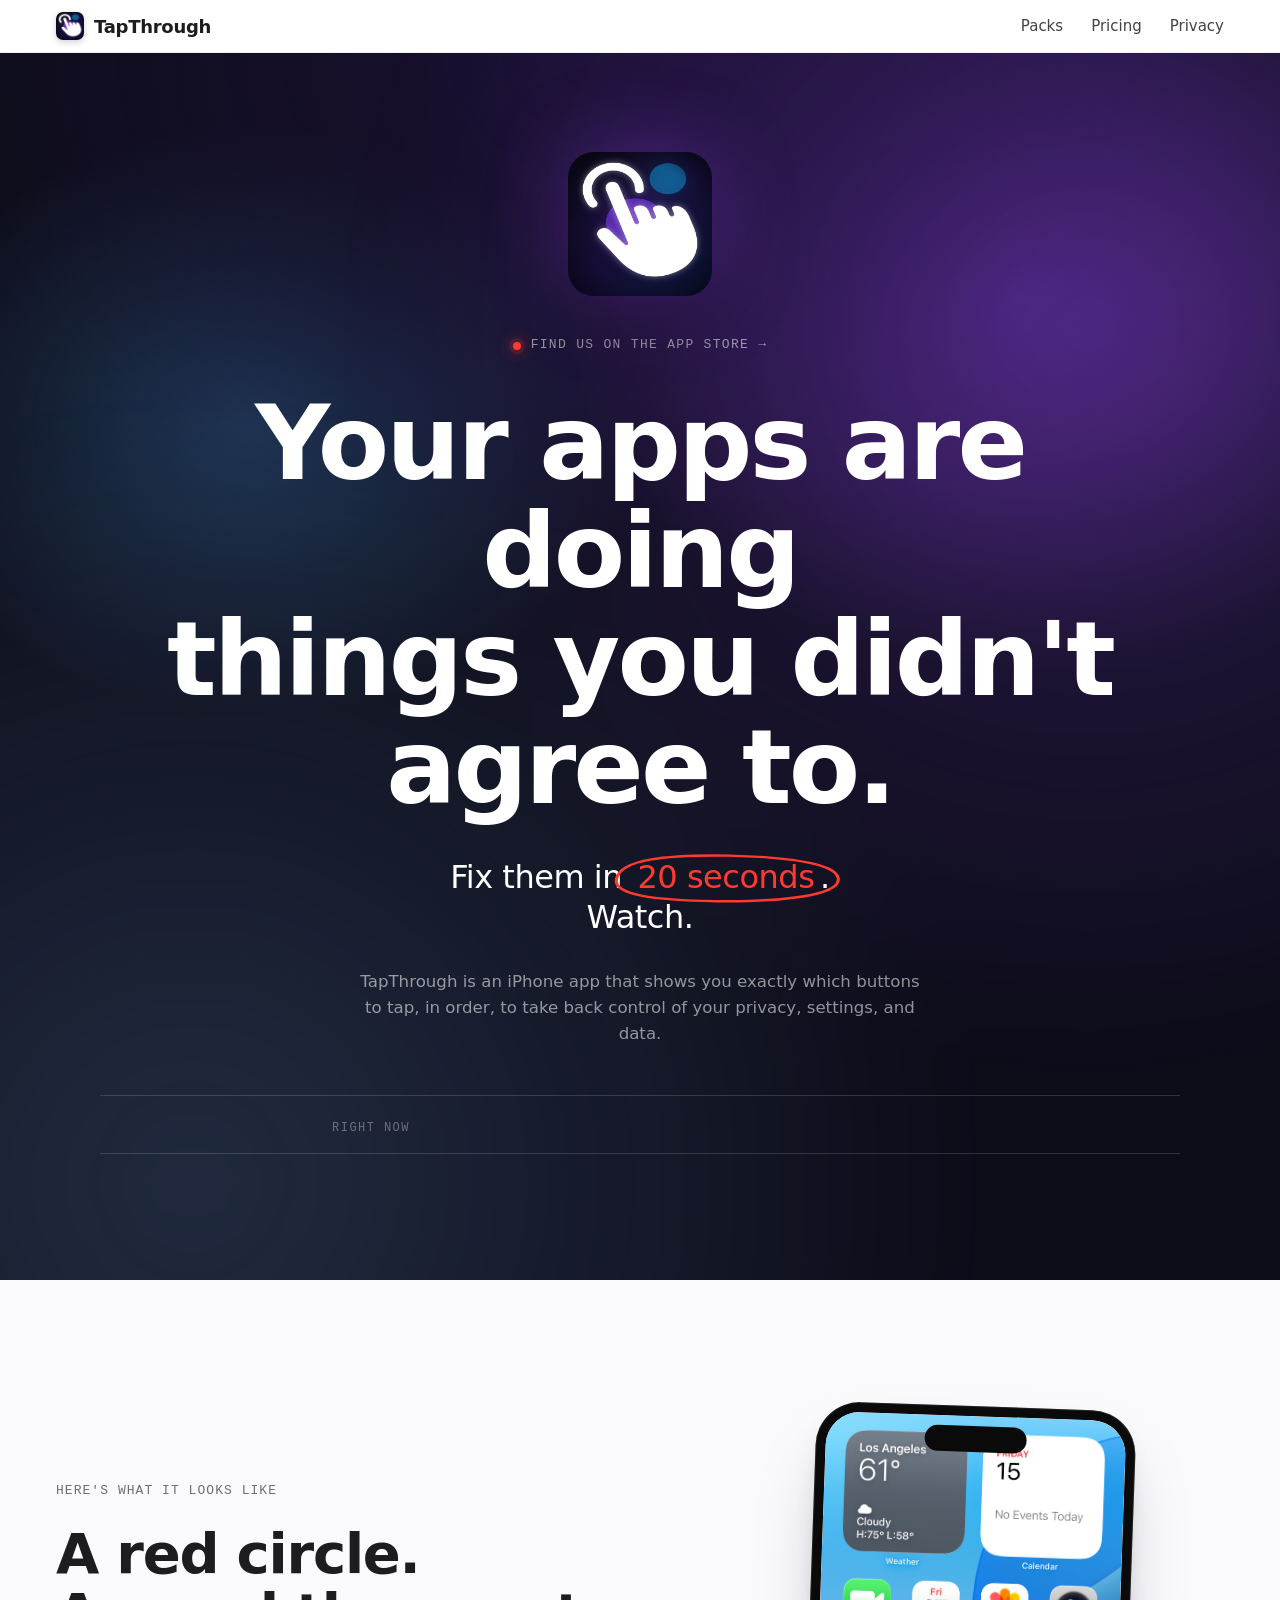
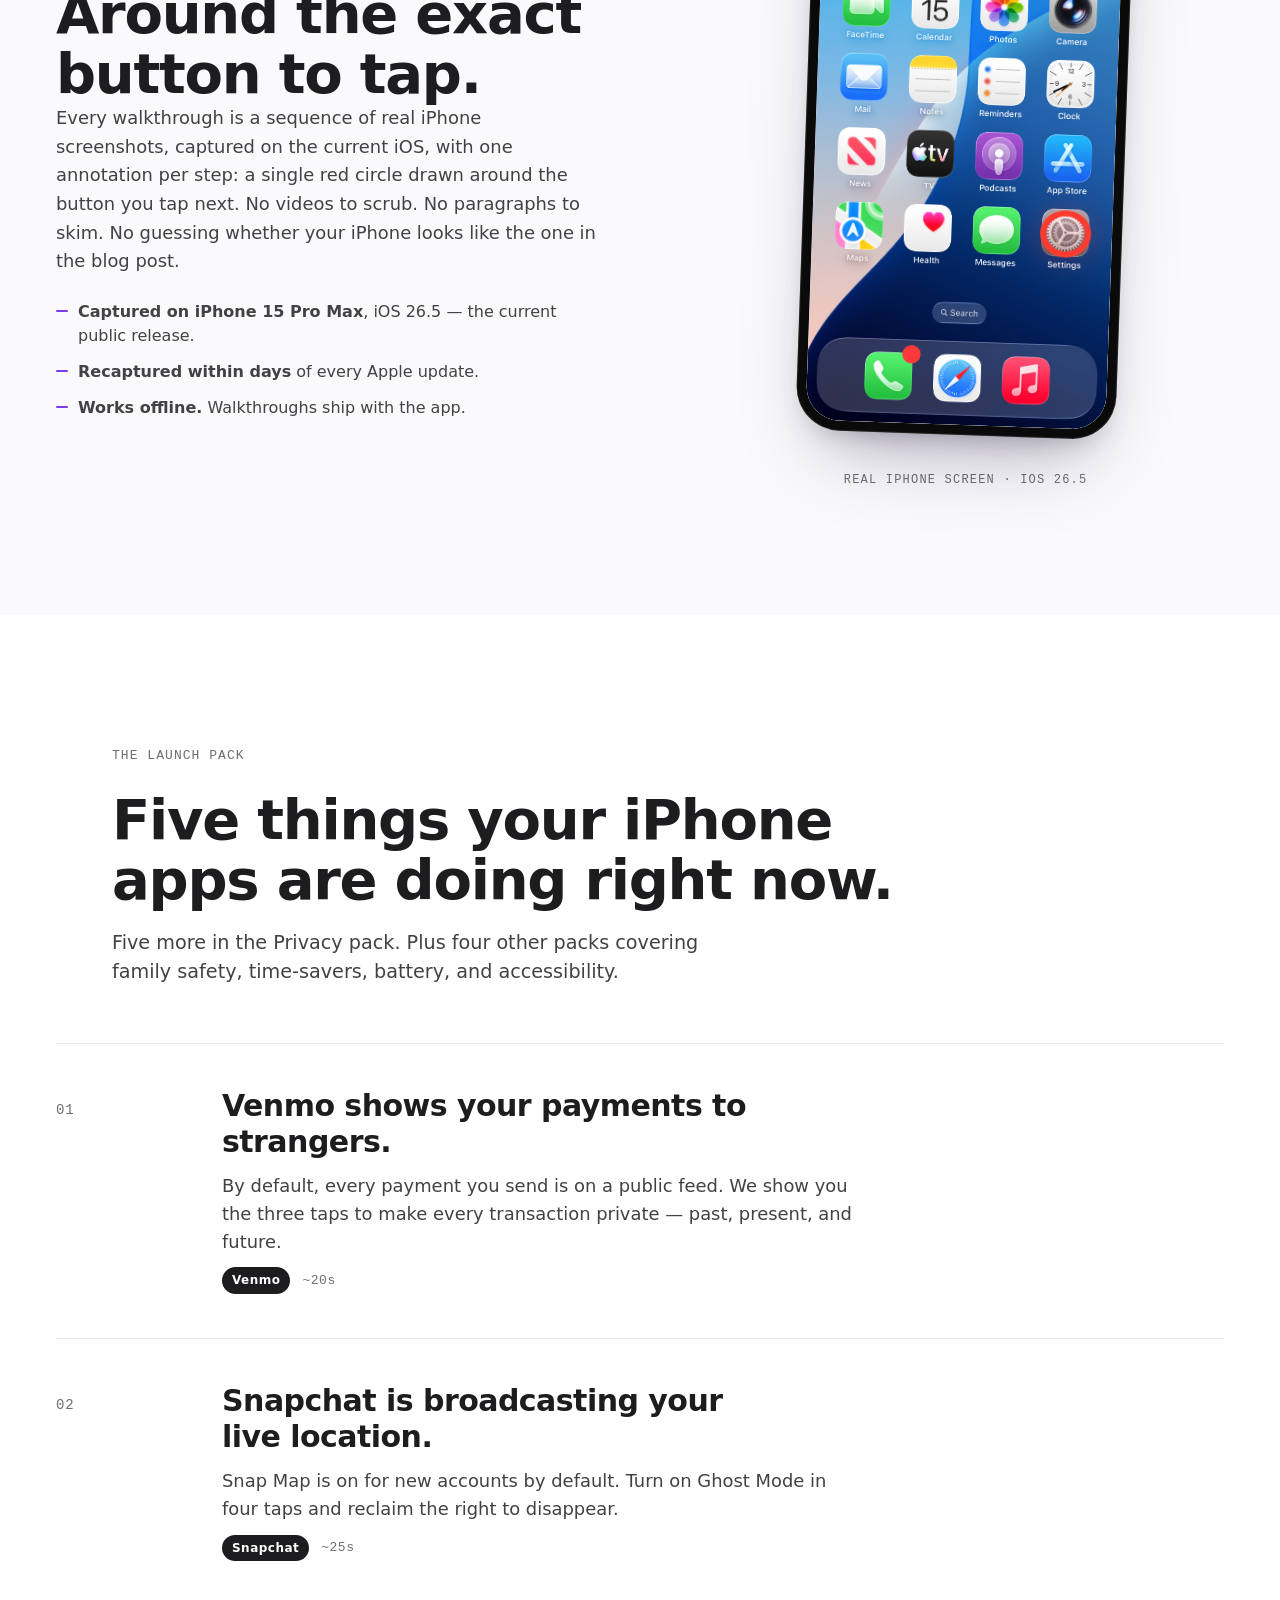
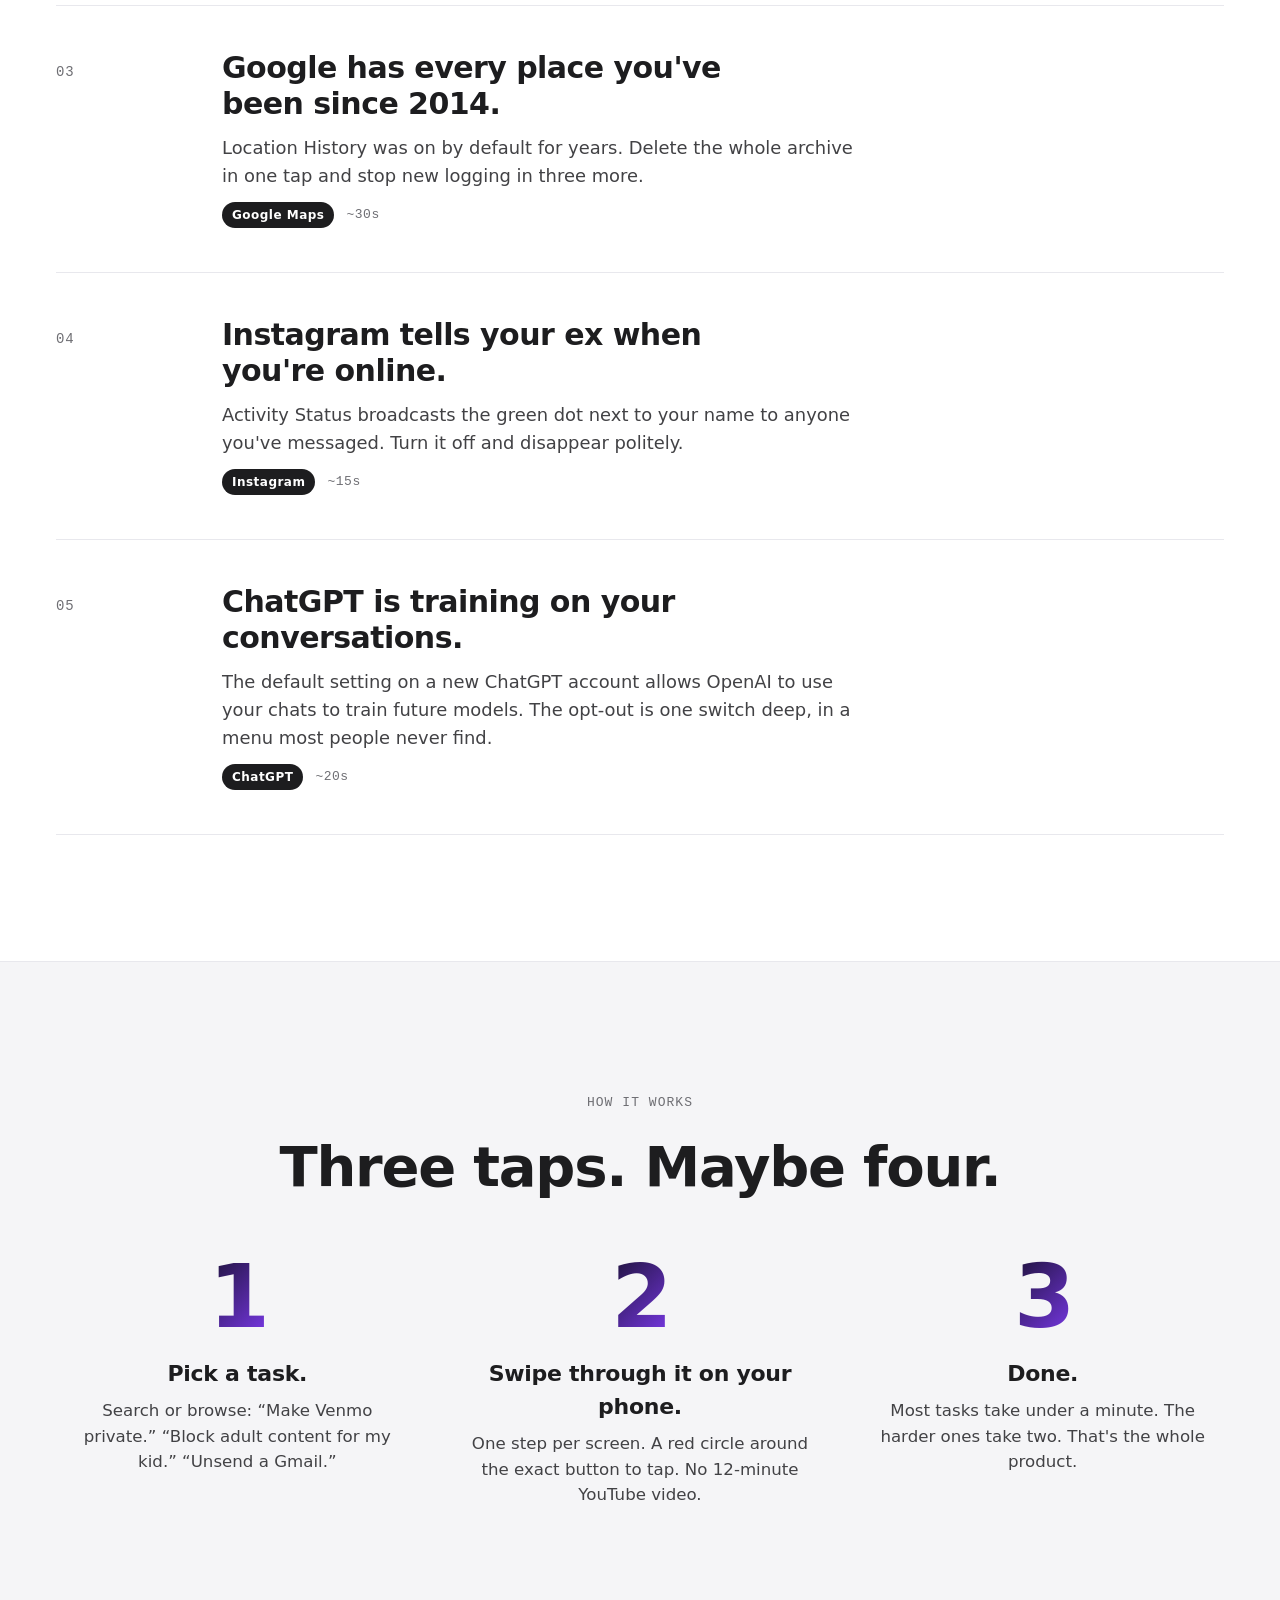
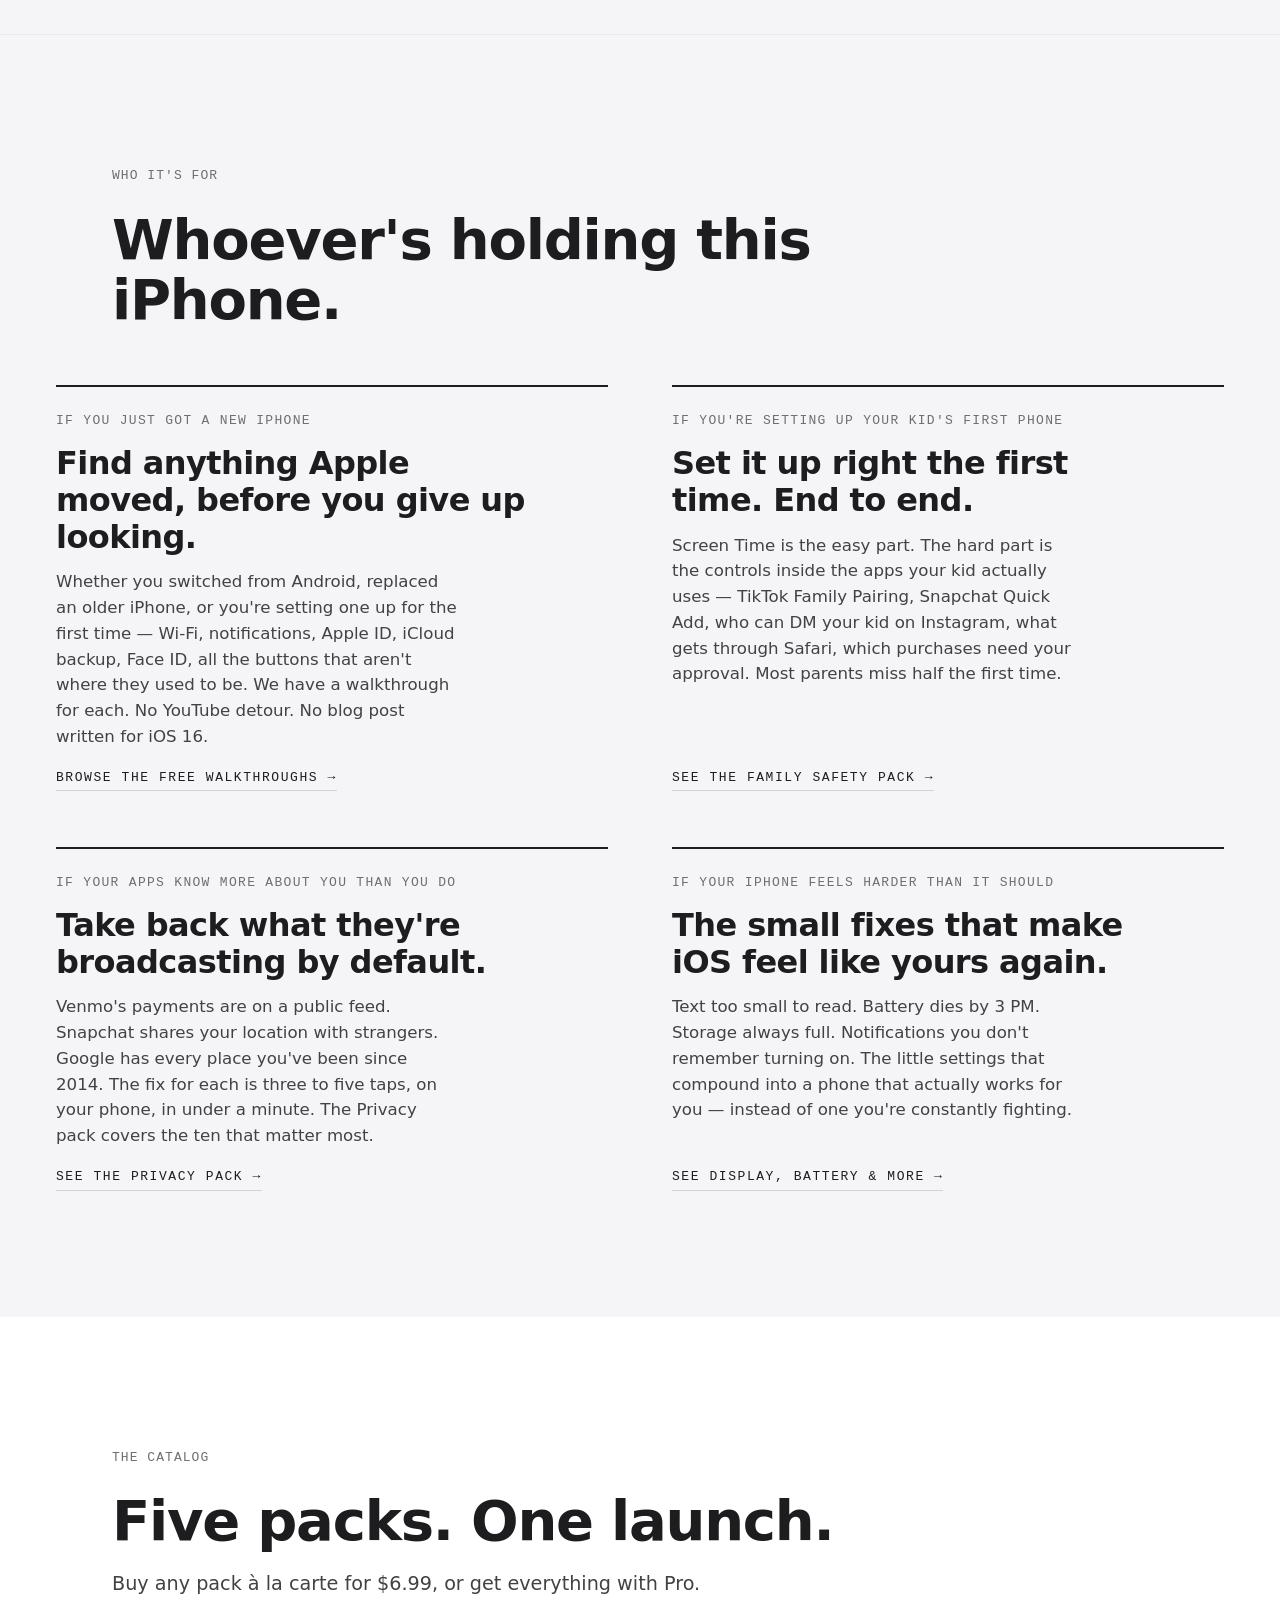
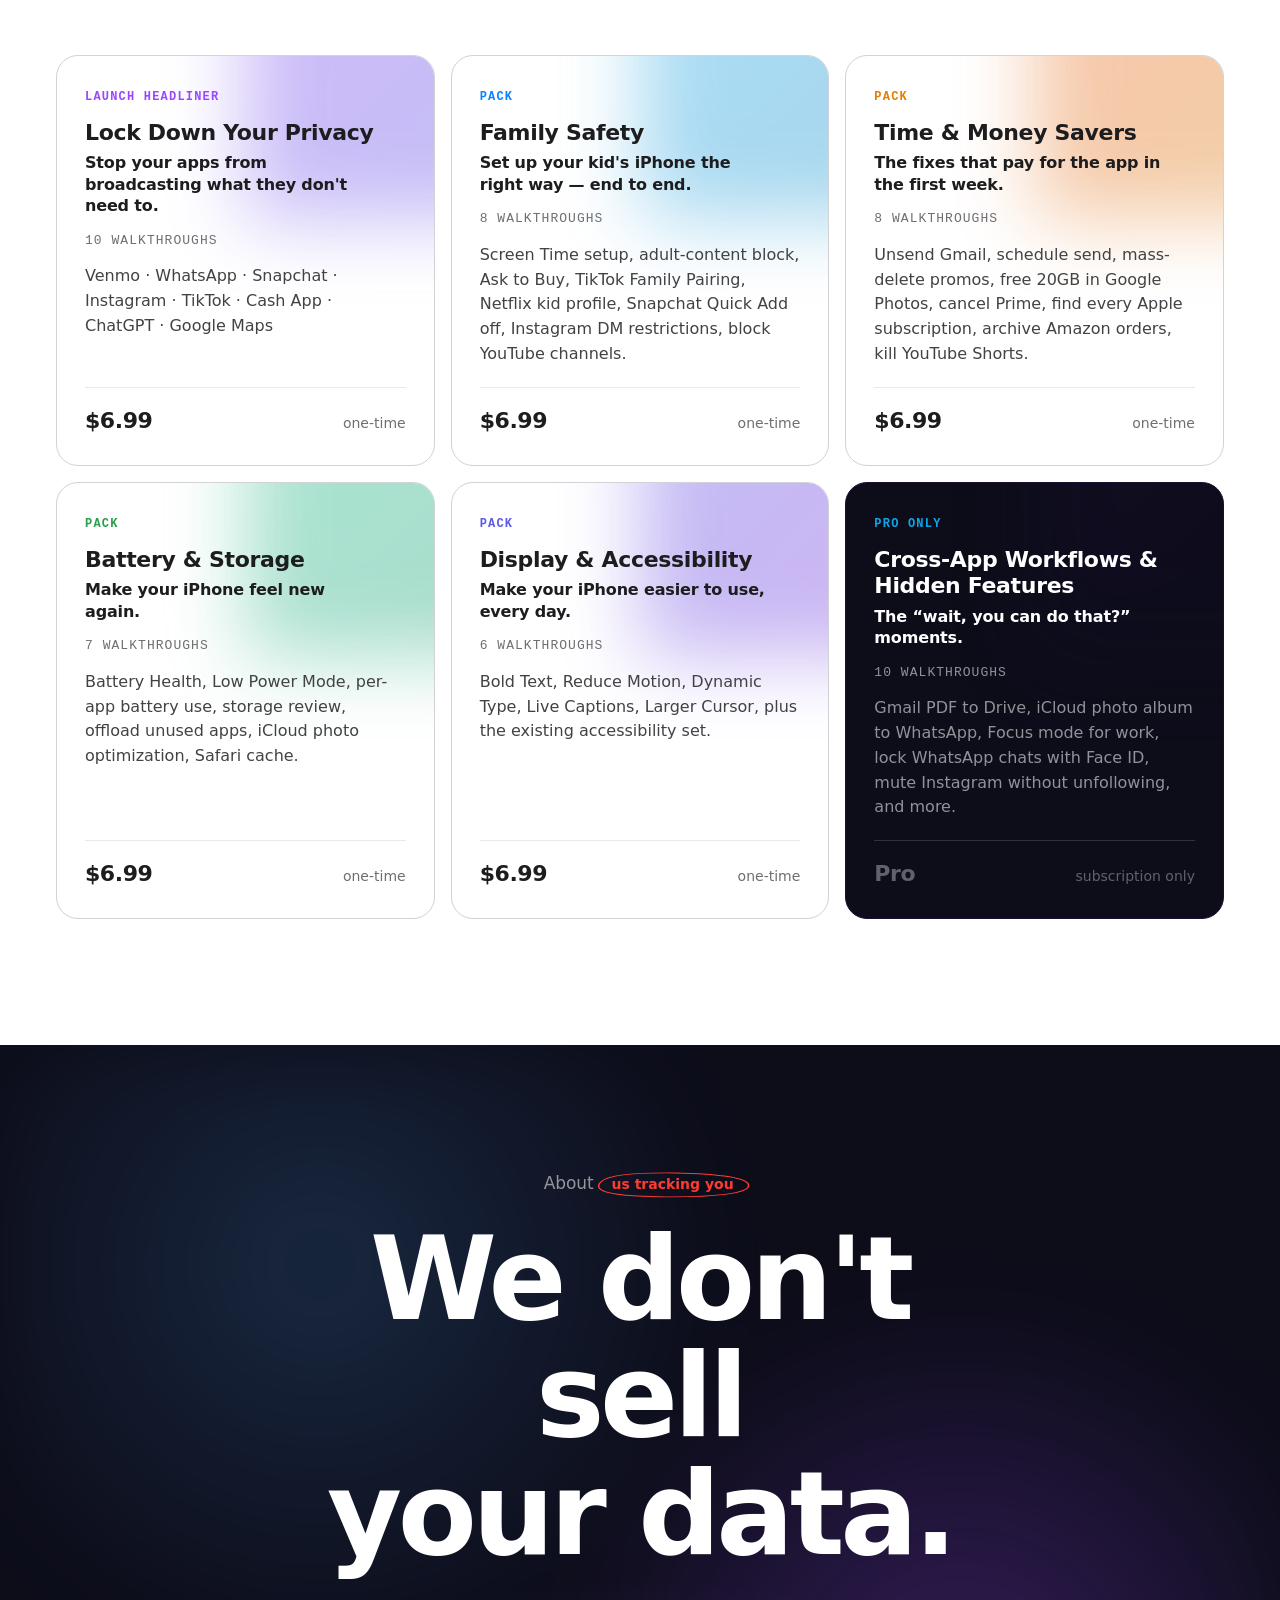
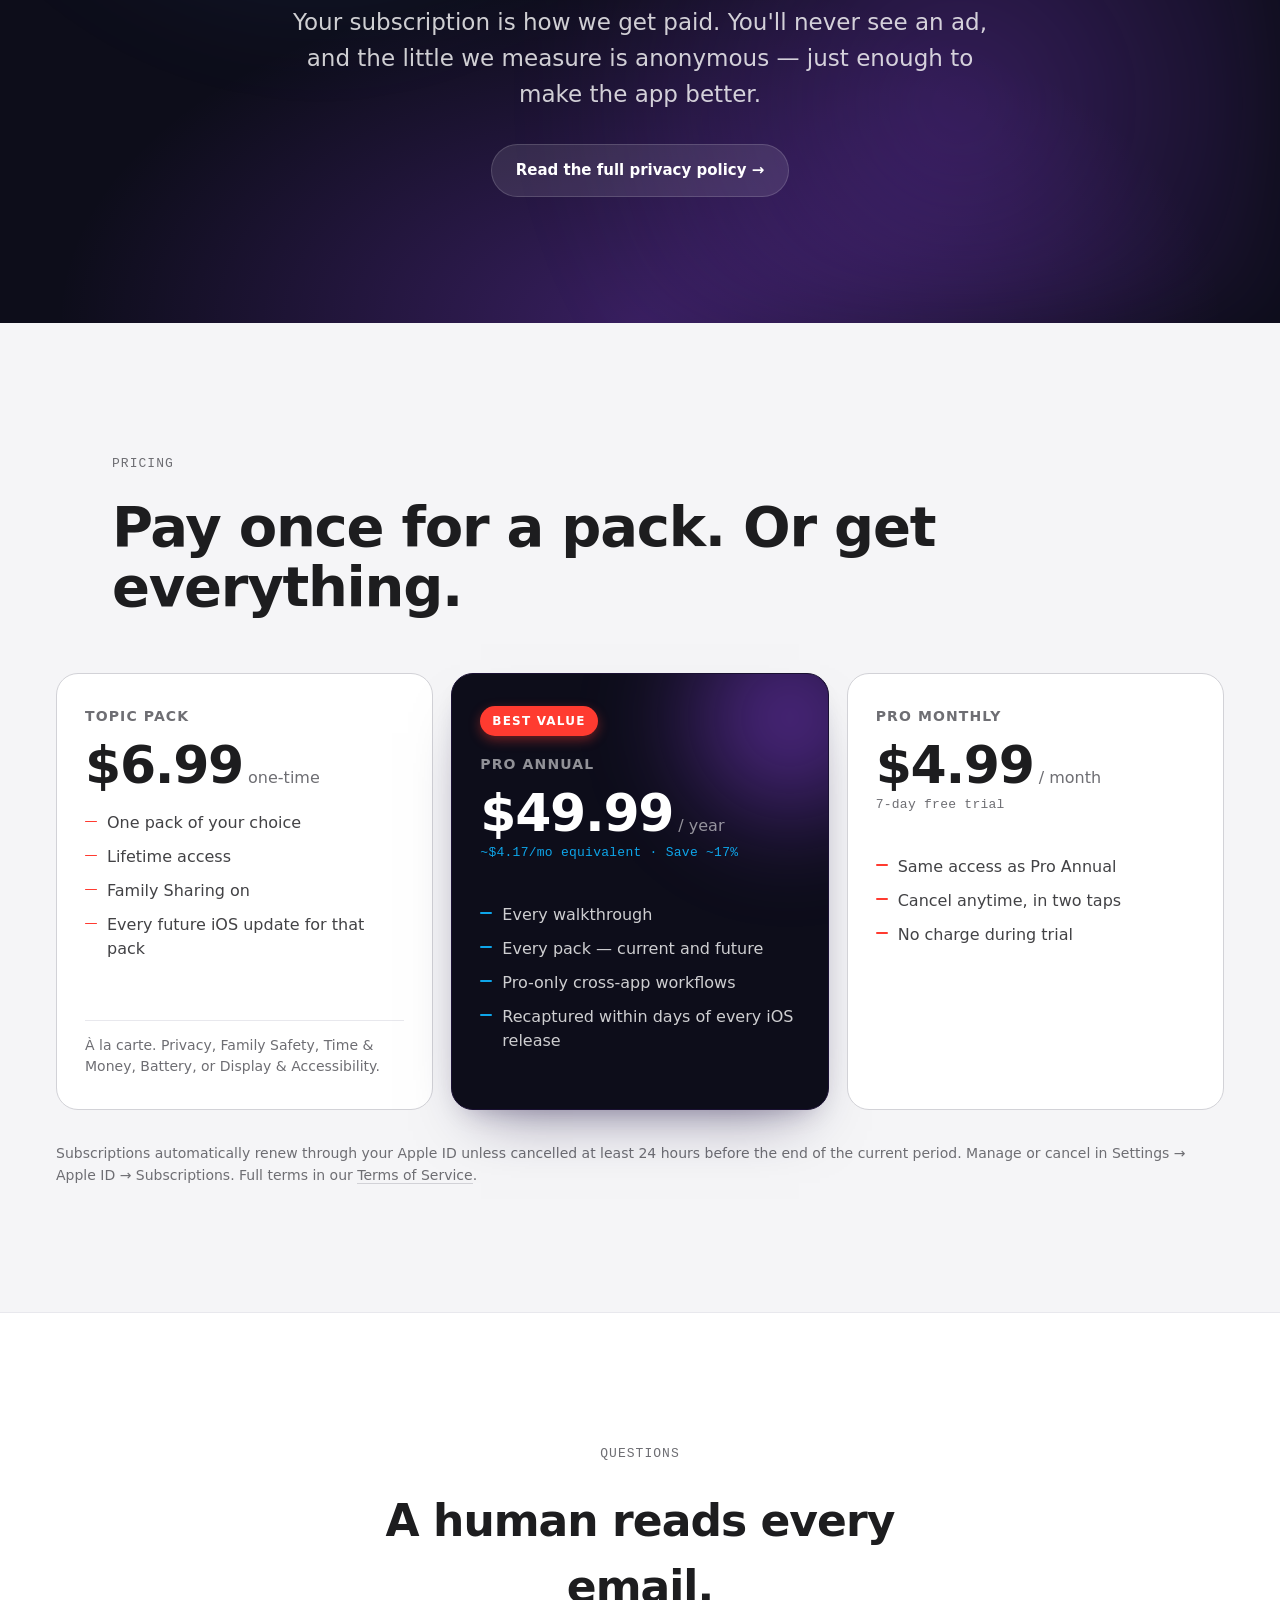
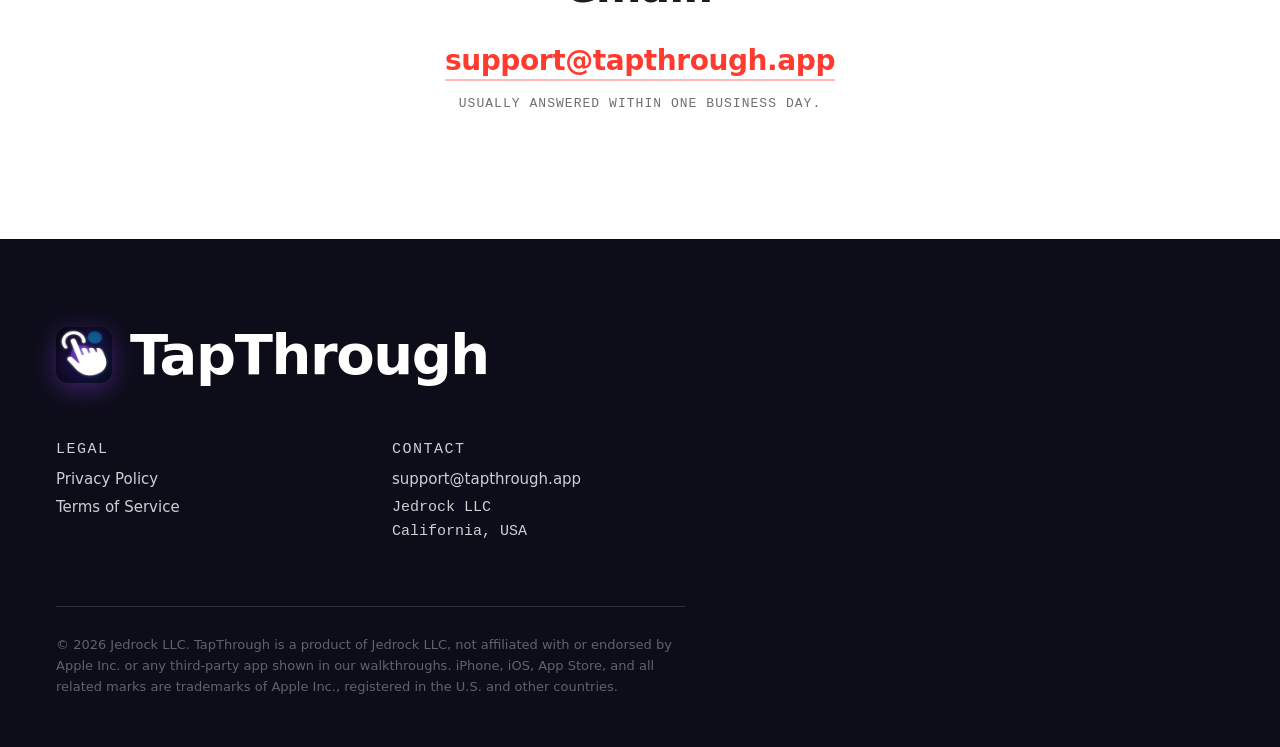
<file: index.html>
<!DOCTYPE html>
<html lang="en">
<head>
<meta charset="utf-8">
<meta name="viewport" content="width=device-width, initial-scale=1">
<title>TapThrough — fix what your iPhone apps are doing in 20 seconds</title>
<meta name="description" content="Your apps are doing things you didn't agree to. TapThrough shows you exactly which buttons to tap to take back control of your privacy, settings, and data. iPhone only. Zero tracking, ever.">
<meta property="og:title" content="TapThrough — your apps are doing things you didn't agree to.">
<meta property="og:description" content="Visual walkthroughs for iPhone privacy, parental controls, and the settings Apple hides four menus deep.">
<meta property="og:type" content="website">
<meta property="og:url" content="https://tapthrough.app/">
<meta name="theme-color" content="#13073A" media="(prefers-color-scheme: light)">
<meta name="theme-color" content="#000000" media="(prefers-color-scheme: dark)">
<link rel="icon" type="image/png" href="/img/icon.png">
<link rel="apple-touch-icon" href="/img/icon.png">
<link rel="canonical" href="https://tapthrough.app/">
<link rel="stylesheet" href="style.css">
</head>

<body>

<a class="skip" href="#main">Skip to content</a>

<header class="nav">
  <a href="/" class="nav-wordmark" aria-label="TapThrough home">
    <img src="/img/icon.png" alt="" class="nav-icon" width="28" height="28">
    <span>TapThrough</span>
  </a>
  <nav class="nav-links" aria-label="Primary">
    <a href="#packs">Packs</a>
    <a href="#pricing">Pricing</a>
    <a href="#privacy-block">Privacy</a>
  </nav>
</header>

<main id="main">

  <!-- ─────────────────────────────────────────────────────────────────
       HERO — DARK
       ───────────────────────────────────────────────────────────────── -->
  <section class="hero">
    <div class="hero-aurora" aria-hidden="true"></div>

    <div class="hero-inner">
      <img src="/img/icon.png" alt="TapThrough" class="hero-icon" width="140" height="140">

      <p class="eyebrow eyebrow-light"><span class="dot" aria-hidden="true"></span><a href="https://apps.apple.com/search?term=TapThrough" class="eyebrow-link">Find us on the App Store &rarr;</a></p>

      <h1 class="display">
        <span class="reveal-line">Your apps are doing</span>
        <span class="reveal-line">things you didn't</span>
        <span class="reveal-line">agree to.</span>
      </h1>

      <p class="sub-display">
        Fix them in&nbsp;<span class="circled" aria-label="twenty seconds">20 seconds<svg class="circle-svg" viewBox="0 0 240 70" preserveAspectRatio="none" aria-hidden="true"><path d="M 14 36 C 18 12, 60 6, 122 7 C 188 9, 230 19, 228 38 C 226 56, 178 65, 110 64 C 50 63, 10 56, 14 36 Z" fill="none" stroke="currentColor" stroke-width="3" stroke-linecap="round"/></svg></span>.
        Watch.
      </p>

      <p class="lede">
        TapThrough is an iPhone app that shows you exactly which buttons to tap,
        in order, to take back control of your privacy, settings, and data.
      </p>

      <div class="ticker" aria-live="polite">
        <span class="ticker-label">Right now</span>
        <span class="ticker-track">
          <span class="ticker-item">Strangers can see your Venmo payments.</span>
          <span class="ticker-item">Snapchat is broadcasting your location.</span>
          <span class="ticker-item">Google has every place you've been since 2014.</span>
          <span class="ticker-item">Instagram tells your ex when you're online.</span>
          <span class="ticker-item">TikTok knows every site you visit, in any browser.</span>
        </span>
      </div>
    </div>
  </section>


  <!-- ─────────────────────────────────────────────────────────────────
       DEMO — Phone mockup showing actual product
       ───────────────────────────────────────────────────────────────── -->
  <section class="demo">
    <div class="demo-grid">
      <div class="demo-copy">
        <p class="section-eyebrow">Here's what it looks like</p>
        <h2 class="section-title">A red circle. Around the exact button to tap.</h2>
        <p class="demo-body">
          Every walkthrough is a sequence of real iPhone screenshots, captured
          on the current iOS, with one annotation per step: a single red circle
          drawn around the button you tap next. No videos to scrub. No paragraphs
          to skim. No guessing whether your iPhone looks like the one in the blog post.
        </p>
        <ul class="demo-bullets">
          <li><strong>Captured on iPhone 15 Pro Max</strong>, iOS 26.5 — the current public release.</li>
          <li><strong>Recaptured within days</strong> of every Apple update.</li>
          <li><strong>Works offline.</strong> Walkthroughs ship with the app.</li>
        </ul>
      </div>

      <figure class="phone" aria-label="A walkthrough step in the TapThrough app, pointing at the iPhone Settings app">
        <div class="phone-frame">
          <div class="phone-notch" aria-hidden="true"></div>
          <div class="phone-screen">
            <img src="/img/home-screen-settings.png" alt="iPhone home screen with the Settings app circled" class="phone-shot">
            <!-- Live annotation overlay — pulses around the Settings app icon, just like the app draws it at runtime -->
            <svg class="phone-annotation" viewBox="0 0 100 100" preserveAspectRatio="none" aria-hidden="true">
              <ellipse cx="50" cy="50" rx="44" ry="42"
                       fill="none" stroke="currentColor" stroke-width="12" stroke-linecap="round" />
            </svg>
          </div>
        </div>
        <figcaption class="phone-caption">Real iPhone screen &middot; iOS 26.5</figcaption>
      </figure>
    </div>
  </section>


  <!-- ─────────────────────────────────────────────────────────────────
       THREATS — light, alternating
       ───────────────────────────────────────────────────────────────── -->
  <section class="threats-section">
    <header class="section-head">
      <p class="section-eyebrow">The launch pack</p>
      <h2 class="section-title">Five things your iPhone apps are doing right now.</h2>
      <p class="section-sub">Five more in the Privacy pack. Plus four other packs covering family safety,
        time-savers, battery, and accessibility.</p>
    </header>

    <ol class="threats">
      <li class="threat">
        <span class="threat-num">01</span>
        <div class="threat-body">
          <h3>Venmo shows your payments to strangers.</h3>
          <p>By default, every payment you send is on a public feed. We show you the three taps to make every transaction private &mdash; past, present, and future.</p>
          <p class="threat-meta"><span class="app-tag">Venmo</span><span class="dur">~20s</span></p>
        </div>
      </li>
      <li class="threat">
        <span class="threat-num">02</span>
        <div class="threat-body">
          <h3>Snapchat is broadcasting your live location.</h3>
          <p>Snap Map is on for new accounts by default. Turn on Ghost Mode in four taps and reclaim the right to disappear.</p>
          <p class="threat-meta"><span class="app-tag">Snapchat</span><span class="dur">~25s</span></p>
        </div>
      </li>
      <li class="threat">
        <span class="threat-num">03</span>
        <div class="threat-body">
          <h3>Google has every place you've been since 2014.</h3>
          <p>Location History was on by default for years. Delete the whole archive in one tap and stop new logging in three more.</p>
          <p class="threat-meta"><span class="app-tag">Google Maps</span><span class="dur">~30s</span></p>
        </div>
      </li>
      <li class="threat">
        <span class="threat-num">04</span>
        <div class="threat-body">
          <h3>Instagram tells your ex when you're online.</h3>
          <p>Activity Status broadcasts the green dot next to your name to anyone you've messaged. Turn it off and disappear politely.</p>
          <p class="threat-meta"><span class="app-tag">Instagram</span><span class="dur">~15s</span></p>
        </div>
      </li>
      <li class="threat">
        <span class="threat-num">05</span>
        <div class="threat-body">
          <h3>ChatGPT is training on your conversations.</h3>
          <p>The default setting on a new ChatGPT account allows OpenAI to use your chats to train future models. The opt-out is one switch deep, in a menu most people never find.</p>
          <p class="threat-meta"><span class="app-tag">ChatGPT</span><span class="dur">~20s</span></p>
        </div>
      </li>
    </ol>
  </section>


  <!-- ─────────────────────────────────────────────────────────────────
       HOW IT WORKS
       ───────────────────────────────────────────────────────────────── -->
  <section class="how">
    <header class="section-head section-head-center">
      <p class="section-eyebrow">How it works</p>
      <h2 class="section-title">Three taps. Maybe four.</h2>
    </header>

    <div class="how-grid">
      <article class="how-step">
        <span class="how-num" aria-hidden="true">1</span>
        <h3>Pick a task.</h3>
        <p>Search or browse: &ldquo;Make Venmo private.&rdquo; &ldquo;Block adult content for my kid.&rdquo; &ldquo;Unsend a Gmail.&rdquo;</p>
      </article>
      <article class="how-step">
        <span class="how-num" aria-hidden="true">2</span>
        <h3>Swipe through it on your phone.</h3>
        <p>One step per screen. A red circle around the exact button to tap. No 12-minute YouTube video.</p>
      </article>
      <article class="how-step">
        <span class="how-num" aria-hidden="true">3</span>
        <h3>Done.</h3>
        <p>Most tasks take under a minute. The harder ones take two. That's the whole product.</p>
      </article>
    </div>
  </section>


  <!-- ─────────────────────────────────────────────────────────────────
       WHO IT'S FOR — audience-tailored vignettes
       ───────────────────────────────────────────────────────────────── -->
  <section class="audience-section">
    <header class="section-head">
      <p class="section-eyebrow">Who it's for</p>
      <h2 class="section-title">Whoever's holding this iPhone.</h2>
    </header>

    <div class="audience-grid">

      <article class="audience-card">
        <p class="audience-tag">If you just got a new iPhone</p>
        <h3 class="audience-head">Find anything Apple moved, before you give up looking.</h3>
        <p class="audience-body">
          Whether you switched from Android, replaced an older iPhone, or you're
          setting one up for the first time &mdash; Wi-Fi, notifications, Apple ID,
          iCloud backup, Face ID, all the buttons that aren't where they used to be.
          We have a walkthrough for each. No YouTube detour. No blog post written for iOS 16.
        </p>
        <a href="#packs" class="audience-link">Browse the Free walkthroughs &rarr;</a>
      </article>

      <article class="audience-card">
        <p class="audience-tag">If you're setting up your kid's first phone</p>
        <h3 class="audience-head">Set it up right the first time. End to end.</h3>
        <p class="audience-body">
          Screen Time is the easy part. The hard part is the controls inside the apps
          your kid actually uses &mdash; TikTok Family Pairing, Snapchat Quick Add,
          who can DM your kid on Instagram, what gets through Safari, which purchases
          need your approval. Most parents miss half the first time.
        </p>
        <a href="#packs" class="audience-link">See the Family Safety pack &rarr;</a>
      </article>

      <article class="audience-card">
        <p class="audience-tag">If your apps know more about you than you do</p>
        <h3 class="audience-head">Take back what they're broadcasting by default.</h3>
        <p class="audience-body">
          Venmo's payments are on a public feed. Snapchat shares your location with
          strangers. Google has every place you've been since 2014. The fix for each
          is three to five taps, on your phone, in under a minute. The Privacy pack
          covers the ten that matter most.
        </p>
        <a href="#packs" class="audience-link">See the Privacy pack &rarr;</a>
      </article>

      <article class="audience-card">
        <p class="audience-tag">If your iPhone feels harder than it should</p>
        <h3 class="audience-head">The small fixes that make iOS feel like yours again.</h3>
        <p class="audience-body">
          Text too small to read. Battery dies by 3 PM. Storage always full.
          Notifications you don't remember turning on. The little settings that
          compound into a phone that actually works for you &mdash; instead of one
          you're constantly fighting.
        </p>
        <a href="#packs" class="audience-link">See Display, Battery &amp; more &rarr;</a>
      </article>

    </div>
  </section>


  <!-- ─────────────────────────────────────────────────────────────────
       PACKS — colored cards per pack
       ───────────────────────────────────────────────────────────────── -->
  <section class="packs-section" id="packs">
    <header class="section-head">
      <p class="section-eyebrow">The catalog</p>
      <h2 class="section-title">Five packs. One launch.</h2>
      <p class="section-sub">Buy any pack à la carte for $6.99, or get everything with Pro.</p>
    </header>

    <div class="pack-grid">

      <article class="pack pack-privacy">
        <div class="pack-aurora" aria-hidden="true"></div>
        <p class="pack-tag">Launch headliner</p>
        <h3 class="pack-name">Lock Down Your Privacy</h3>
        <p class="pack-promise">Stop your apps from broadcasting what they don't need to.</p>
        <p class="pack-count">10 walkthroughs</p>
        <p class="pack-apps">Venmo · WhatsApp · Snapchat · Instagram · TikTok · Cash App · ChatGPT · Google Maps</p>
        <p class="pack-price"><span class="pack-price-num">$6.99</span><span>one-time</span></p>
      </article>

      <article class="pack pack-family">
        <div class="pack-aurora" aria-hidden="true"></div>
        <p class="pack-tag">Pack</p>
        <h3 class="pack-name">Family Safety</h3>
        <p class="pack-promise">Set up your kid's iPhone the right way &mdash; end to end.</p>
        <p class="pack-count">8 walkthroughs</p>
        <p class="pack-apps">Screen Time setup, adult-content block, Ask to Buy, TikTok Family Pairing, Netflix kid profile, Snapchat Quick Add off, Instagram DM restrictions, block YouTube channels.</p>
        <p class="pack-price"><span class="pack-price-num">$6.99</span><span>one-time</span></p>
      </article>

      <article class="pack pack-savers">
        <div class="pack-aurora" aria-hidden="true"></div>
        <p class="pack-tag">Pack</p>
        <h3 class="pack-name">Time &amp; Money Savers</h3>
        <p class="pack-promise">The fixes that pay for the app in the first week.</p>
        <p class="pack-count">8 walkthroughs</p>
        <p class="pack-apps">Unsend Gmail, schedule send, mass-delete promos, free 20GB in Google Photos, cancel Prime, find every Apple subscription, archive Amazon orders, kill YouTube Shorts.</p>
        <p class="pack-price"><span class="pack-price-num">$6.99</span><span>one-time</span></p>
      </article>

      <article class="pack pack-battery">
        <div class="pack-aurora" aria-hidden="true"></div>
        <p class="pack-tag">Pack</p>
        <h3 class="pack-name">Battery &amp; Storage</h3>
        <p class="pack-promise">Make your iPhone feel new again.</p>
        <p class="pack-count">7 walkthroughs</p>
        <p class="pack-apps">Battery Health, Low Power Mode, per-app battery use, storage review, offload unused apps, iCloud photo optimization, Safari cache.</p>
        <p class="pack-price"><span class="pack-price-num">$6.99</span><span>one-time</span></p>
      </article>

      <article class="pack pack-display">
        <div class="pack-aurora" aria-hidden="true"></div>
        <p class="pack-tag">Pack</p>
        <h3 class="pack-name">Display &amp; Accessibility</h3>
        <p class="pack-promise">Make your iPhone easier to use, every day.</p>
        <p class="pack-count">6 walkthroughs</p>
        <p class="pack-apps">Bold Text, Reduce Motion, Dynamic Type, Live Captions, Larger Cursor, plus the existing accessibility set.</p>
        <p class="pack-price"><span class="pack-price-num">$6.99</span><span>one-time</span></p>
      </article>

      <article class="pack pack-pro">
        <div class="pack-aurora" aria-hidden="true"></div>
        <p class="pack-tag pack-tag-pro">Pro only</p>
        <h3 class="pack-name">Cross-App Workflows &amp; Hidden Features</h3>
        <p class="pack-promise">The &ldquo;wait, you can do that?&rdquo; moments.</p>
        <p class="pack-count">10 walkthroughs</p>
        <p class="pack-apps">Gmail PDF to Drive, iCloud photo album to WhatsApp, Focus mode for work, lock WhatsApp chats with Face ID, mute Instagram without unfollowing, and more.</p>
        <p class="pack-price"><span class="pack-price-num">Pro</span><span>subscription only</span></p>
      </article>

    </div>
  </section>


  <!-- ─────────────────────────────────────────────────────────────────
       PRIVACY BLOCK — DARK VIOLET (bookends the hero)
       ───────────────────────────────────────────────────────────────── -->
  <section class="privacy-block" id="privacy-block">
    <div class="privacy-aurora" aria-hidden="true"></div>
    <div class="privacy-inner">
      <p class="section-eyebrow eyebrow-light">About&nbsp;<span class="circled circled-inline" aria-label="us tracking you">us tracking you<svg class="circle-svg" viewBox="0 0 240 70" preserveAspectRatio="none" aria-hidden="true"><path d="M 14 36 C 18 12, 60 6, 122 7 C 188 9, 230 19, 228 38 C 226 56, 178 65, 110 64 C 50 63, 10 56, 14 36 Z" fill="none" stroke="currentColor" stroke-width="3" stroke-linecap="round"/></svg></span></p>

      <h2 class="privacy-headline">We don't sell<br>your data.</h2>

      <p class="privacy-body">
        Your subscription is how we get paid. You'll never see an ad, and the
        little we measure is anonymous &mdash; just enough to make the app better.
      </p>

      <p class="privacy-cta"><a href="/privacy" class="link-pill">Read the full privacy policy</a></p>
    </div>
  </section>


  <!-- ─────────────────────────────────────────────────────────────────
       PRICING
       ───────────────────────────────────────────────────────────────── -->
  <section class="pricing-section" id="pricing">
    <header class="section-head">
      <p class="section-eyebrow">Pricing</p>
      <h2 class="section-title">Pay once for a pack. Or get everything.</h2>
    </header>

    <div class="price-grid">

      <article class="price-card">
        <p class="price-name">Topic Pack</p>
        <p class="price-amount">$6.99<span class="price-period">&nbsp;one-time</span></p>
        <ul class="price-includes">
          <li>One pack of your choice</li>
          <li>Lifetime access</li>
          <li>Family Sharing on</li>
          <li>Every future iOS update for that pack</li>
        </ul>
        <p class="price-fine">À la carte. Privacy, Family Safety, Time &amp; Money, Battery, or Display &amp; Accessibility.</p>
      </article>

      <article class="price-card price-card-feature">
        <div class="price-card-aurora" aria-hidden="true"></div>
        <p class="price-tag">Best value</p>
        <p class="price-name">Pro Annual</p>
        <p class="price-amount">$49.99<span class="price-period">&nbsp;/ year</span></p>
        <p class="price-equiv">~$4.17/mo equivalent &middot; Save ~17%</p>
        <ul class="price-includes">
          <li>Every walkthrough</li>
          <li>Every pack &mdash; current and future</li>
          <li>Pro-only cross-app workflows</li>
          <li>Recaptured within days of every iOS release</li>
        </ul>
      </article>

      <article class="price-card">
        <p class="price-name">Pro Monthly</p>
        <p class="price-amount">$4.99<span class="price-period">&nbsp;/ month</span></p>
        <p class="price-equiv">7-day free trial</p>
        <ul class="price-includes">
          <li>Same access as Pro Annual</li>
          <li>Cancel anytime, in two taps</li>
          <li>No charge during trial</li>
        </ul>
      </article>

    </div>

    <p class="pricing-disclosure">
      Subscriptions automatically renew through your Apple ID unless cancelled at
      least 24 hours before the end of the current period. Manage or cancel in
      Settings &rarr; Apple ID &rarr; Subscriptions. Full terms in our
      <a href="/terms">Terms of Service</a>.
    </p>
  </section>


  <!-- ─────────────────────────────────────────────────────────────────
       SUPPORT
       ───────────────────────────────────────────────────────────────── -->
  <section class="support">
    <p class="section-eyebrow">Questions</p>
    <h2 class="support-headline">A human reads every email.</h2>
    <p class="support-line">
      <a href="mailto:support@tapthrough.app" class="email-link">support@tapthrough.app</a>
    </p>
    <p class="support-meta">Usually answered within one business day.</p>
  </section>


  <!-- ─────────────────────────────────────────────────────────────────
       FOOTER — DARK
       ───────────────────────────────────────────────────────────────── -->
  <footer class="site-footer">
    <div class="footer-inner">
      <div class="footer-brand">
        <img src="/img/icon.png" alt="" class="footer-icon" width="56" height="56">
        <p class="footer-wordmark">TapThrough</p>
      </div>

      <div class="footer-cols">
        <div>
          <p class="footer-label">Legal</p>
          <p><a href="/privacy">Privacy Policy</a></p>
          <p><a href="/terms">Terms of Service</a></p>
        </div>
        <div>
          <p class="footer-label">Contact</p>
          <p><a href="mailto:support@tapthrough.app">support@tapthrough.app</a></p>
          <p class="footer-address">Jedrock LLC<br>California, USA</p>
        </div>
      </div>

      <p class="footer-fine">
        &copy; 2026 Jedrock LLC. TapThrough is a product of Jedrock LLC, not
        affiliated with or endorsed by Apple Inc. or any third-party app shown
        in our walkthroughs. iPhone, iOS, App Store, and all related marks are
        trademarks of Apple Inc., registered in the U.S. and other countries.
      </p>
    </div>
  </footer>

</main>

</body>
</html>
</file>
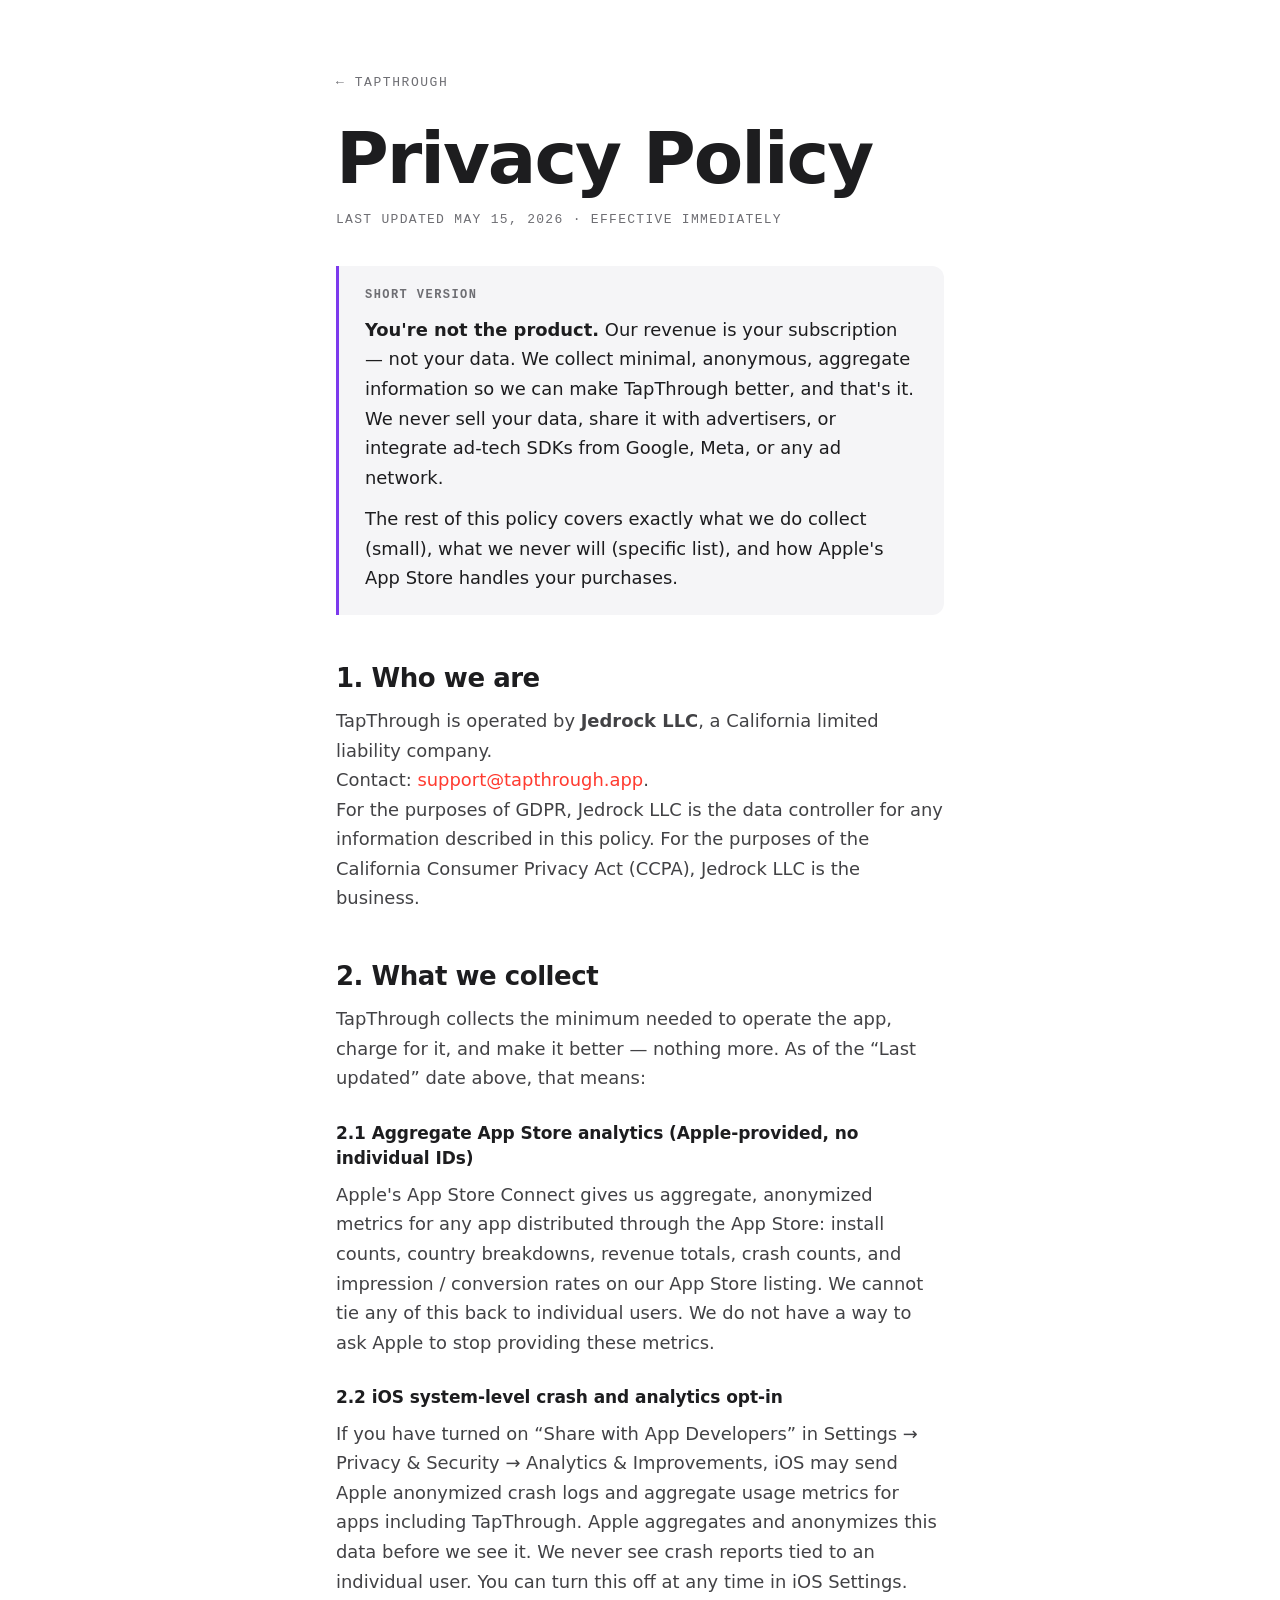
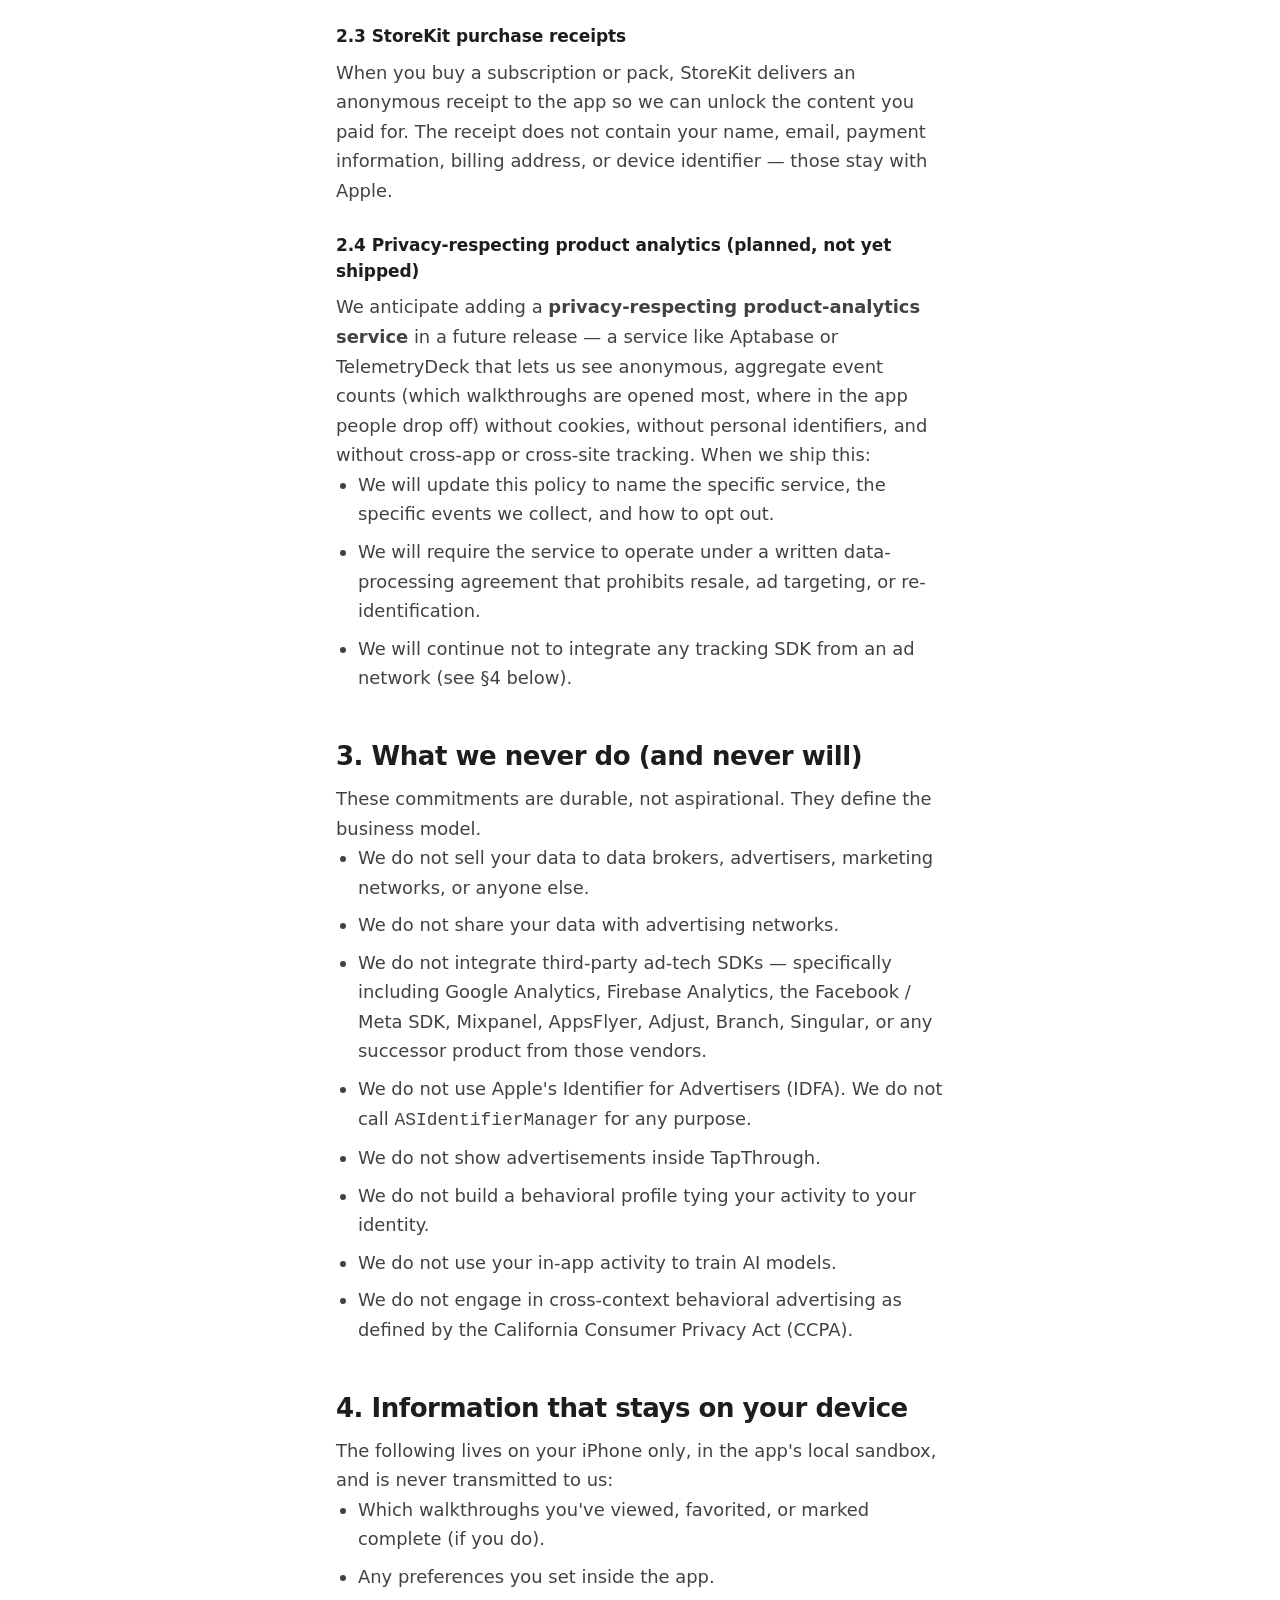
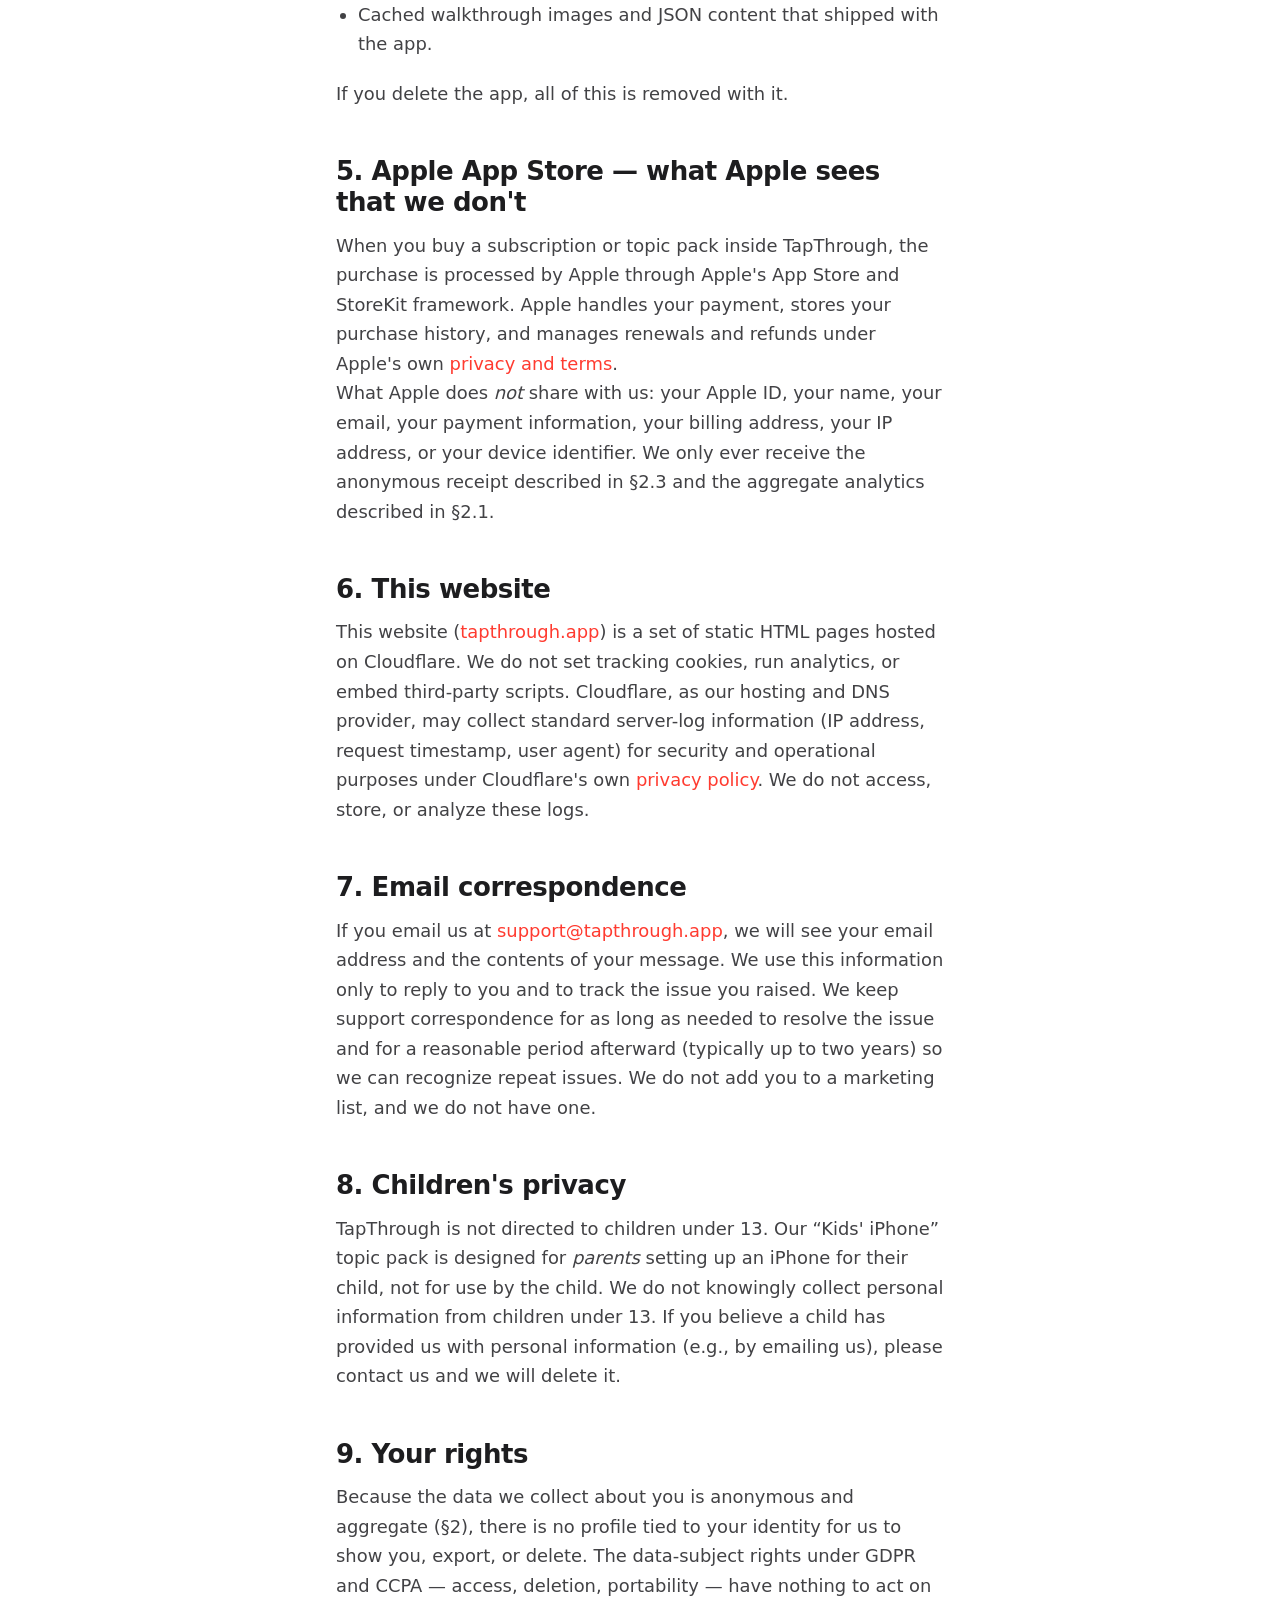
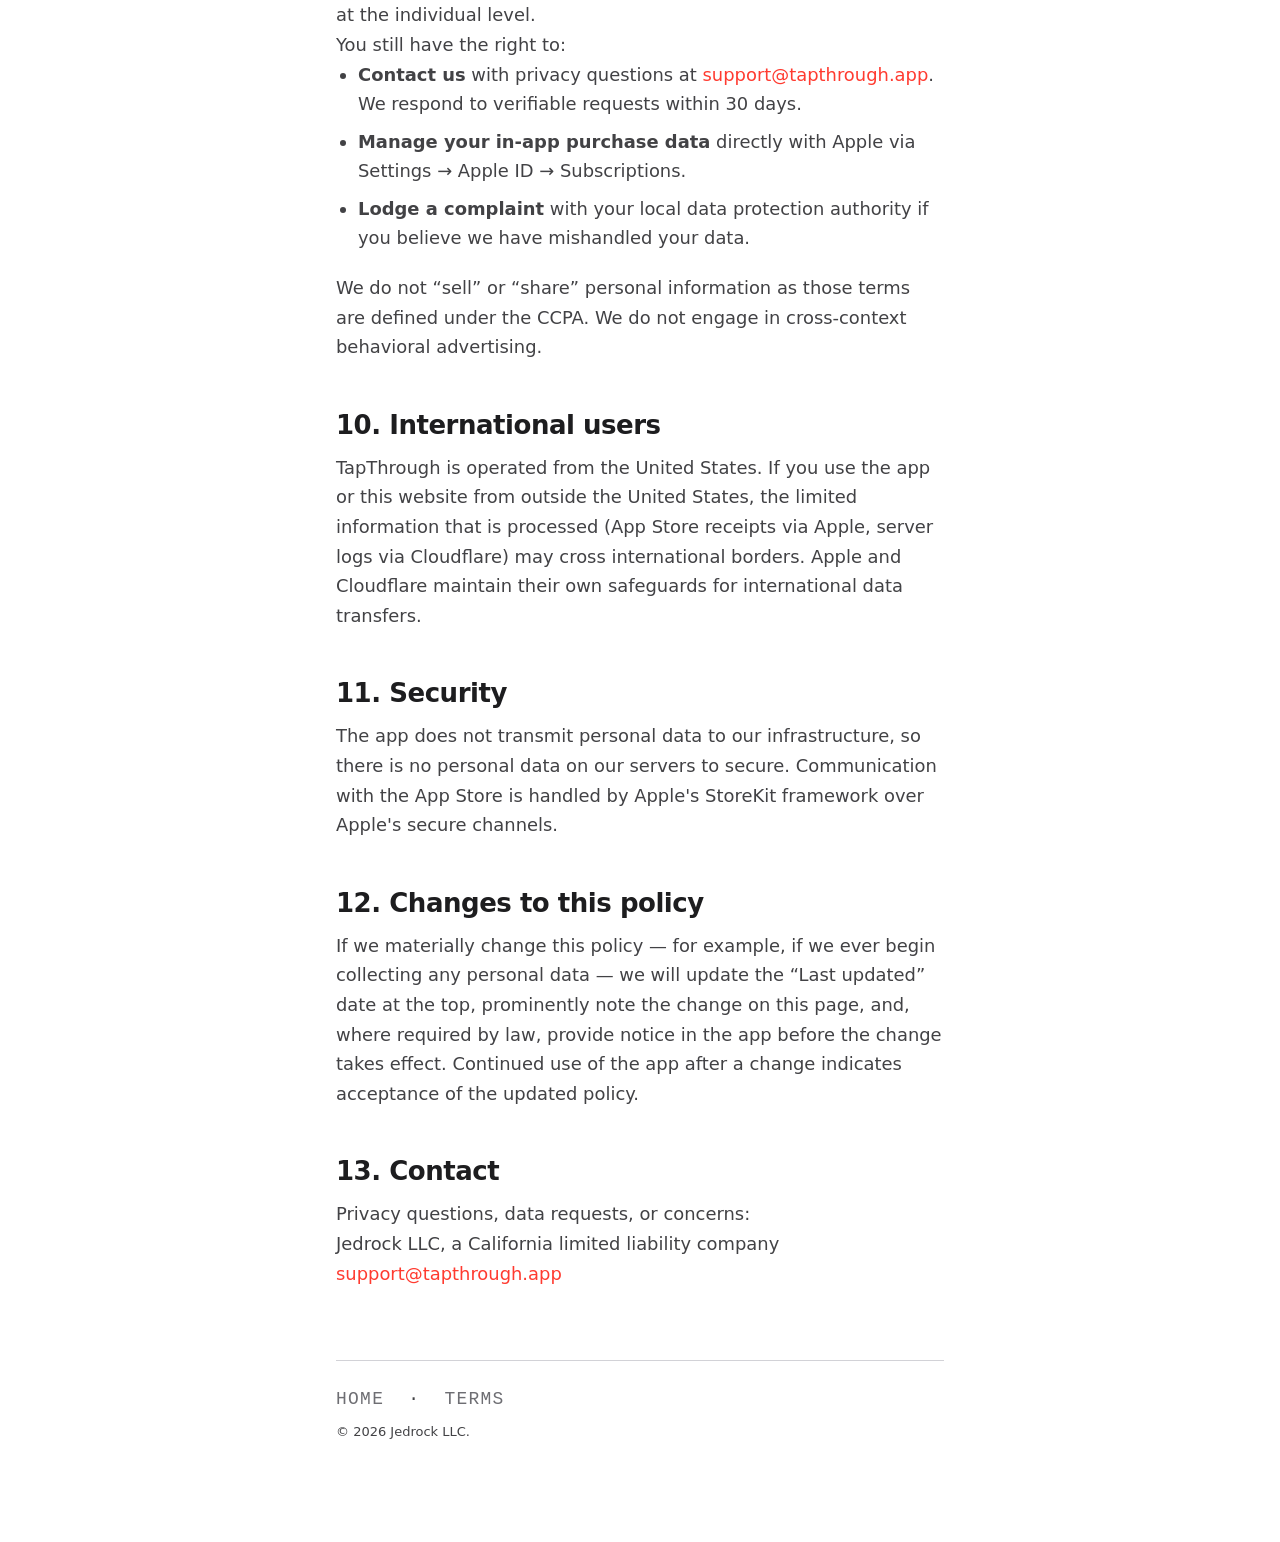
<file: privacy.html>
<!DOCTYPE html>
<html lang="en">
<head>
<meta charset="utf-8">
<meta name="viewport" content="width=device-width, initial-scale=1">
<title>Privacy Policy &mdash; TapThrough</title>
<meta name="description" content="TapThrough's privacy policy. Short version: you're not the product. We use minimal, anonymous, aggregate analytics. We never sell your data, share it with advertisers, or integrate ad-tech SDKs.">
<link rel="canonical" href="https://tapthrough.app/privacy">
<meta name="theme-color" content="#FFFFFF" media="(prefers-color-scheme: light)">
<meta name="theme-color" content="#000000" media="(prefers-color-scheme: dark)">
<link rel="stylesheet" href="style.css">
</head>
<body>
<main class="prose">

  <p class="back"><a href="/">&larr; TapThrough</a></p>
  <h1>Privacy Policy</h1>
  <p class="meta">Last updated May 15, 2026 &middot; Effective immediately</p>

  <section class="tldr">
    <h2>Short version</h2>
    <p><strong>You're not the product.</strong> Our revenue is your subscription —
      not your data. We collect minimal, anonymous, aggregate information so we
      can make TapThrough better, and that's it. We never sell your data, share
      it with advertisers, or integrate ad-tech SDKs from Google, Meta, or any
      ad network.</p>
    <p>The rest of this policy covers exactly what we do collect (small),
      what we never will (specific list), and how Apple's App Store handles
      your purchases.</p>
  </section>

  <h2>1. Who we are</h2>
  <p>TapThrough is operated by <strong>Jedrock LLC</strong>, a California limited
    liability company.</p>
  <p>Contact: <a href="mailto:support@tapthrough.app">support@tapthrough.app</a>.</p>
  <p>For the purposes of GDPR, Jedrock LLC is the data controller for any
    information described in this policy. For the purposes of the California
    Consumer Privacy Act (CCPA), Jedrock LLC is the business.</p>

  <h2>2. What we collect</h2>
  <p>TapThrough collects the minimum needed to operate the app, charge for it,
    and make it better &mdash; nothing more. As of the &ldquo;Last updated&rdquo;
    date above, that means:</p>

  <h3>2.1 Aggregate App Store analytics (Apple-provided, no individual IDs)</h3>
  <p>Apple's App Store Connect gives us aggregate, anonymized metrics for any app
    distributed through the App Store: install counts, country breakdowns,
    revenue totals, crash counts, and impression / conversion rates on our App
    Store listing. We cannot tie any of this back to individual users. We do not
    have a way to ask Apple to stop providing these metrics.</p>

  <h3>2.2 iOS system-level crash and analytics opt-in</h3>
  <p>If you have turned on &ldquo;Share with App Developers&rdquo; in
    Settings &rarr; Privacy &amp; Security &rarr; Analytics &amp; Improvements,
    iOS may send Apple anonymized crash logs and aggregate usage metrics for
    apps including TapThrough. Apple aggregates and anonymizes this data before
    we see it. We never see crash reports tied to an individual user. You can
    turn this off at any time in iOS Settings.</p>

  <h3>2.3 StoreKit purchase receipts</h3>
  <p>When you buy a subscription or pack, StoreKit delivers an anonymous receipt
    to the app so we can unlock the content you paid for. The receipt does not
    contain your name, email, payment information, billing address, or device
    identifier &mdash; those stay with Apple.</p>

  <h3>2.4 Privacy-respecting product analytics (planned, not yet shipped)</h3>
  <p>We anticipate adding a <strong>privacy-respecting product-analytics service</strong>
    in a future release &mdash; a service like Aptabase or TelemetryDeck that lets
    us see anonymous, aggregate event counts (which walkthroughs are opened most,
    where in the app people drop off) without cookies, without personal
    identifiers, and without cross-app or cross-site tracking. When we ship this:</p>
  <ul>
    <li>We will update this policy to name the specific service, the specific
      events we collect, and how to opt out.</li>
    <li>We will require the service to operate under a written data-processing
      agreement that prohibits resale, ad targeting, or re-identification.</li>
    <li>We will continue not to integrate any tracking SDK from an ad network
      (see §4 below).</li>
  </ul>

  <h2>3. What we never do (and never will)</h2>
  <p>These commitments are durable, not aspirational. They define the business model.</p>
  <ul>
    <li>We do not sell your data to data brokers, advertisers, marketing
      networks, or anyone else.</li>
    <li>We do not share your data with advertising networks.</li>
    <li>We do not integrate third-party ad-tech SDKs &mdash; specifically
      including Google Analytics, Firebase Analytics, the Facebook / Meta SDK,
      Mixpanel, AppsFlyer, Adjust, Branch, Singular, or any successor product
      from those vendors.</li>
    <li>We do not use Apple's Identifier for Advertisers (IDFA). We do not call
      <code>ASIdentifierManager</code> for any purpose.</li>
    <li>We do not show advertisements inside TapThrough.</li>
    <li>We do not build a behavioral profile tying your activity to your
      identity.</li>
    <li>We do not use your in-app activity to train AI models.</li>
    <li>We do not engage in cross-context behavioral advertising as defined
      by the California Consumer Privacy Act (CCPA).</li>
  </ul>

  <h2>4. Information that stays on your device</h2>
  <p>The following lives on your iPhone only, in the app's local sandbox, and
    is never transmitted to us:</p>
  <ul>
    <li>Which walkthroughs you've viewed, favorited, or marked complete (if you do).</li>
    <li>Any preferences you set inside the app.</li>
    <li>Cached walkthrough images and JSON content that shipped with the app.</li>
  </ul>
  <p>If you delete the app, all of this is removed with it.</p>

  <h2>5. Apple App Store &mdash; what Apple sees that we don't</h2>
  <p>When you buy a subscription or topic pack inside TapThrough, the purchase is
    processed by Apple through Apple's App Store and StoreKit framework. Apple
    handles your payment, stores your purchase history, and manages renewals and
    refunds under Apple's own
    <a href="https://www.apple.com/legal/internet-services/itunes/">privacy and terms</a>.</p>
  <p>What Apple does <em>not</em> share with us: your Apple ID, your name, your
    email, your payment information, your billing address, your IP address, or
    your device identifier. We only ever receive the anonymous receipt described
    in §2.3 and the aggregate analytics described in §2.1.</p>

  <h2>6. This website</h2>
  <p>This website (<a href="https://tapthrough.app">tapthrough.app</a>) is a set
    of static HTML pages hosted on Cloudflare. We do not set tracking cookies,
    run analytics, or embed third-party scripts. Cloudflare, as our hosting and
    DNS provider, may collect standard server-log information (IP address,
    request timestamp, user agent) for security and operational purposes under
    Cloudflare's own
    <a href="https://www.cloudflare.com/privacypolicy/">privacy policy</a>. We do
    not access, store, or analyze these logs.</p>

  <h2>7. Email correspondence</h2>
  <p>If you email us at <a href="mailto:support@tapthrough.app">support@tapthrough.app</a>,
    we will see your email address and the contents of your message. We use this
    information only to reply to you and to track the issue you raised. We keep
    support correspondence for as long as needed to resolve the issue and for a
    reasonable period afterward (typically up to two years) so we can recognize
    repeat issues. We do not add you to a marketing list, and we do not have one.</p>

  <h2>8. Children's privacy</h2>
  <p>TapThrough is not directed to children under 13. Our &ldquo;Kids' iPhone&rdquo;
    topic pack is designed for <em>parents</em> setting up an iPhone for their child,
    not for use by the child. We do not knowingly collect personal information
    from children under 13. If you believe a child has provided us with personal
    information (e.g., by emailing us), please contact us and we will delete it.</p>

  <h2>9. Your rights</h2>
  <p>Because the data we collect about you is anonymous and aggregate (§2), there
    is no profile tied to your identity for us to show you, export, or delete.
    The data-subject rights under GDPR and CCPA &mdash; access, deletion,
    portability &mdash; have nothing to act on at the individual level.</p>
  <p>You still have the right to:</p>
  <ul>
    <li><strong>Contact us</strong> with privacy questions at
      <a href="mailto:support@tapthrough.app">support@tapthrough.app</a>. We respond
      to verifiable requests within 30 days.</li>
    <li><strong>Manage your in-app purchase data</strong> directly with Apple
      via Settings &rarr; Apple ID &rarr; Subscriptions.</li>
    <li><strong>Lodge a complaint</strong> with your local data protection
      authority if you believe we have mishandled your data.</li>
  </ul>
  <p>We do not &ldquo;sell&rdquo; or &ldquo;share&rdquo; personal information as
    those terms are defined under the CCPA. We do not engage in cross-context
    behavioral advertising.</p>

  <h2>10. International users</h2>
  <p>TapThrough is operated from the United States. If you use the app or this
    website from outside the United States, the limited information that is
    processed (App Store receipts via Apple, server logs via Cloudflare) may
    cross international borders. Apple and Cloudflare maintain their own
    safeguards for international data transfers.</p>

  <h2>11. Security</h2>
  <p>The app does not transmit personal data to our infrastructure, so there is
    no personal data on our servers to secure. Communication with the App Store
    is handled by Apple's StoreKit framework over Apple's secure channels.</p>

  <h2>12. Changes to this policy</h2>
  <p>If we materially change this policy &mdash; for example, if we ever begin
    collecting any personal data &mdash; we will update the &ldquo;Last
    updated&rdquo; date at the top, prominently note the change on this page,
    and, where required by law, provide notice in the app before the change
    takes effect. Continued use of the app after a change indicates acceptance
    of the updated policy.</p>

  <h2>13. Contact</h2>
  <p>Privacy questions, data requests, or concerns:</p>
  <p>Jedrock LLC, a California limited liability company<br>
    <a href="mailto:support@tapthrough.app">support@tapthrough.app</a></p>

  <footer>
    <p><a href="/">Home</a> &nbsp;&middot;&nbsp; <a href="/terms">Terms</a></p>
    <p class="fineprint">&copy; 2026 Jedrock LLC.</p>
  </footer>

</main>
</body>
</html>
</file>
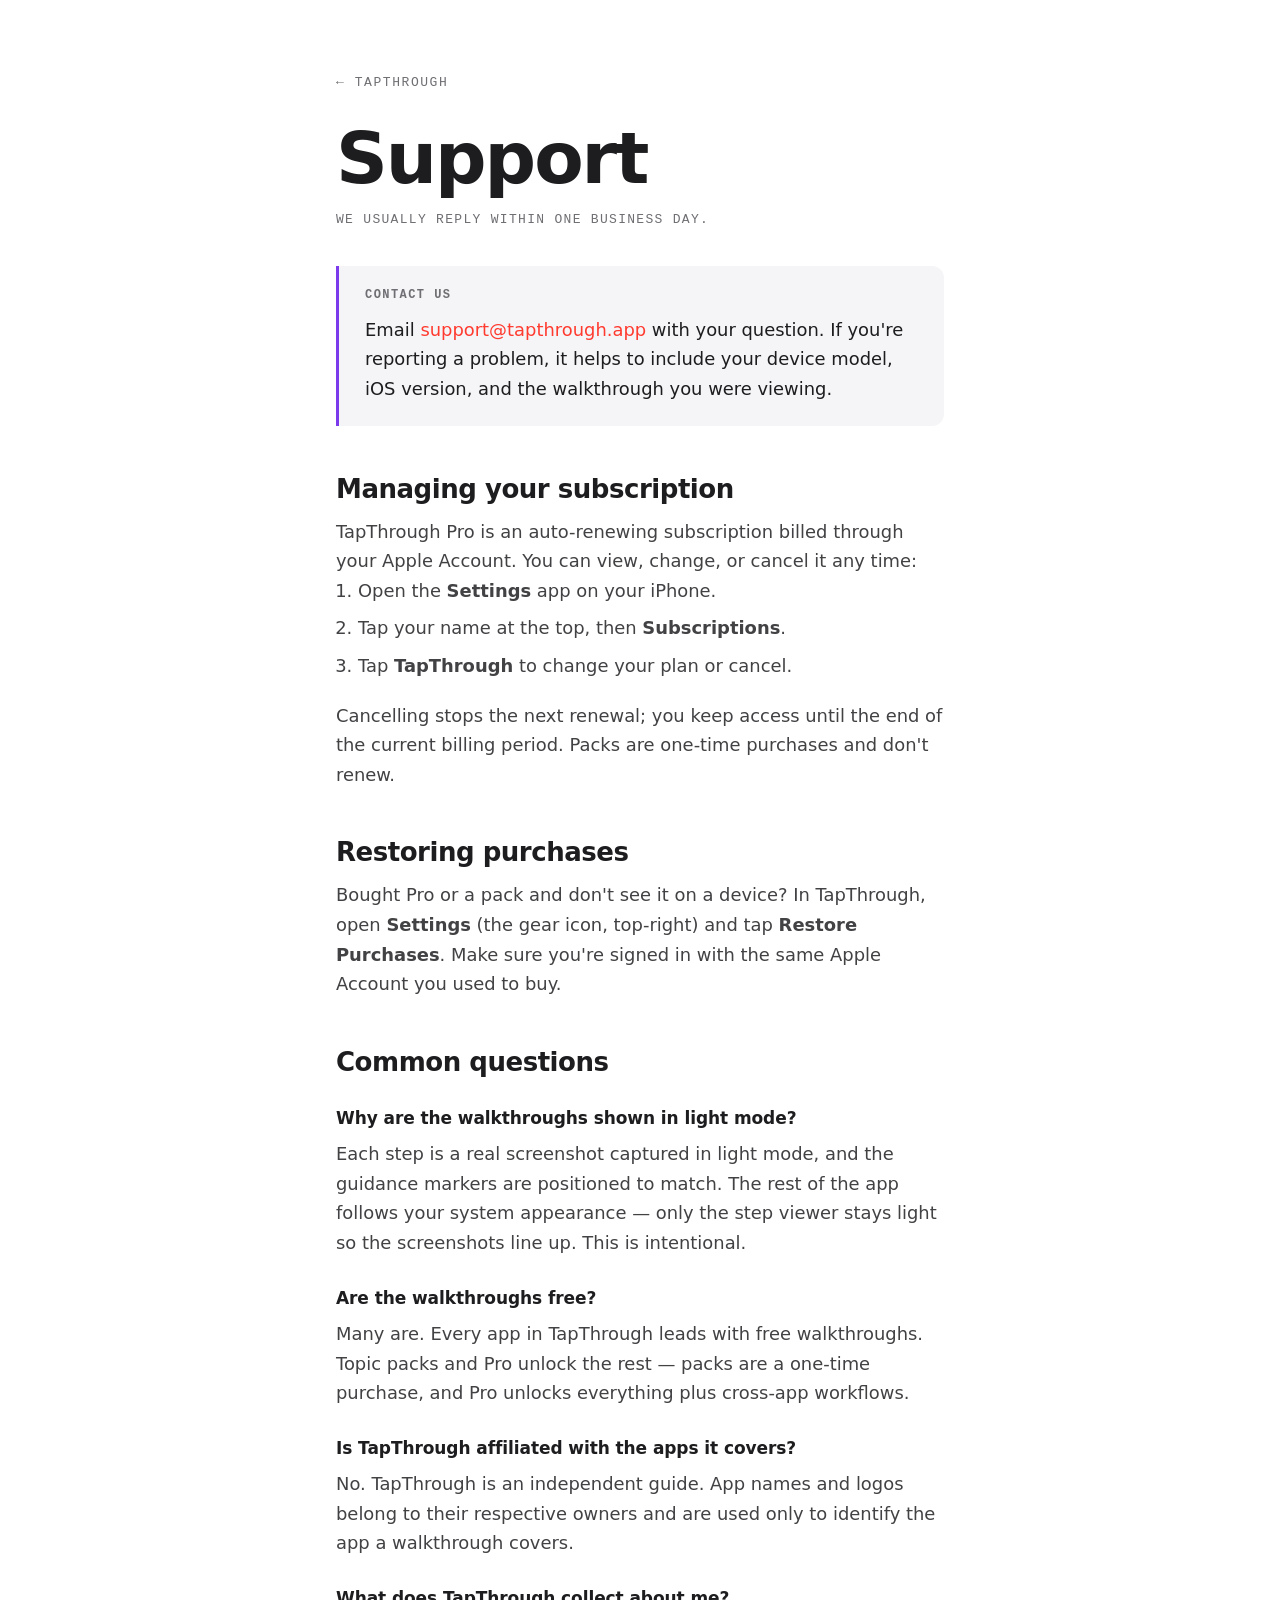
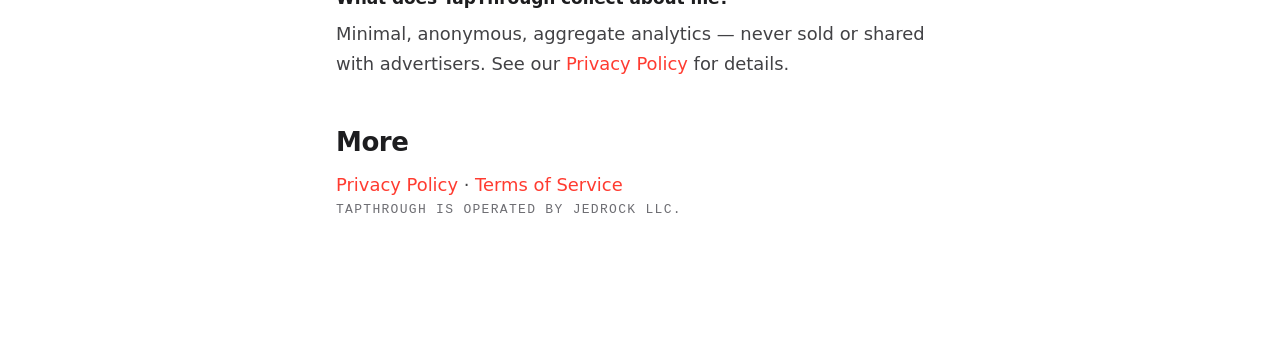
<file: support.html>
<!DOCTYPE html>
<html lang="en">
<head>
<meta charset="utf-8">
<meta name="viewport" content="width=device-width, initial-scale=1">
<title>Support &mdash; TapThrough</title>
<meta name="description" content="Get help with TapThrough: contact support, manage your subscription, restore purchases, and answers to common questions.">
<link rel="canonical" href="https://tapthrough.app/support">
<meta name="theme-color" content="#FFFFFF" media="(prefers-color-scheme: light)">
<meta name="theme-color" content="#000000" media="(prefers-color-scheme: dark)">
<link rel="stylesheet" href="style.css">
</head>
<body>
<main class="prose">

  <p class="back"><a href="/">&larr; TapThrough</a></p>
  <h1>Support</h1>
  <p class="meta">We usually reply within one business day.</p>

  <section class="tldr">
    <h2>Contact us</h2>
    <p>Email <a href="mailto:support@tapthrough.app">support@tapthrough.app</a>
      with your question. If you're reporting a problem, it helps to include your
      device model, iOS version, and the walkthrough you were viewing.</p>
  </section>

  <h2>Managing your subscription</h2>
  <p>TapThrough Pro is an auto-renewing subscription billed through your Apple
    Account. You can view, change, or cancel it any time:</p>
  <ol>
    <li>Open the <strong>Settings</strong> app on your iPhone.</li>
    <li>Tap your name at the top, then <strong>Subscriptions</strong>.</li>
    <li>Tap <strong>TapThrough</strong> to change your plan or cancel.</li>
  </ol>
  <p>Cancelling stops the next renewal; you keep access until the end of the
    current billing period. Packs are one-time purchases and don't renew.</p>

  <h2>Restoring purchases</h2>
  <p>Bought Pro or a pack and don't see it on a device? In TapThrough, open
    <strong>Settings</strong> (the gear icon, top-right) and tap
    <strong>Restore Purchases</strong>. Make sure you're signed in with the same
    Apple Account you used to buy.</p>

  <h2>Common questions</h2>

  <h3>Why are the walkthroughs shown in light mode?</h3>
  <p>Each step is a real screenshot captured in light mode, and the guidance
    markers are positioned to match. The rest of the app follows your system
    appearance — only the step viewer stays light so the screenshots line up.
    This is intentional.</p>

  <h3>Are the walkthroughs free?</h3>
  <p>Many are. Every app in TapThrough leads with free walkthroughs. Topic packs
    and Pro unlock the rest — packs are a one-time purchase, and Pro unlocks
    everything plus cross-app workflows.</p>

  <h3>Is TapThrough affiliated with the apps it covers?</h3>
  <p>No. TapThrough is an independent guide. App names and logos belong to their
    respective owners and are used only to identify the app a walkthrough covers.</p>

  <h3>What does TapThrough collect about me?</h3>
  <p>Minimal, anonymous, aggregate analytics — never sold or shared with
    advertisers. See our <a href="/privacy">Privacy Policy</a> for details.</p>

  <h2>More</h2>
  <p><a href="/privacy">Privacy Policy</a> &middot;
     <a href="/terms">Terms of Service</a></p>
  <p class="meta">TapThrough is operated by Jedrock LLC.</p>

</main>
</body>
</html>
</file>
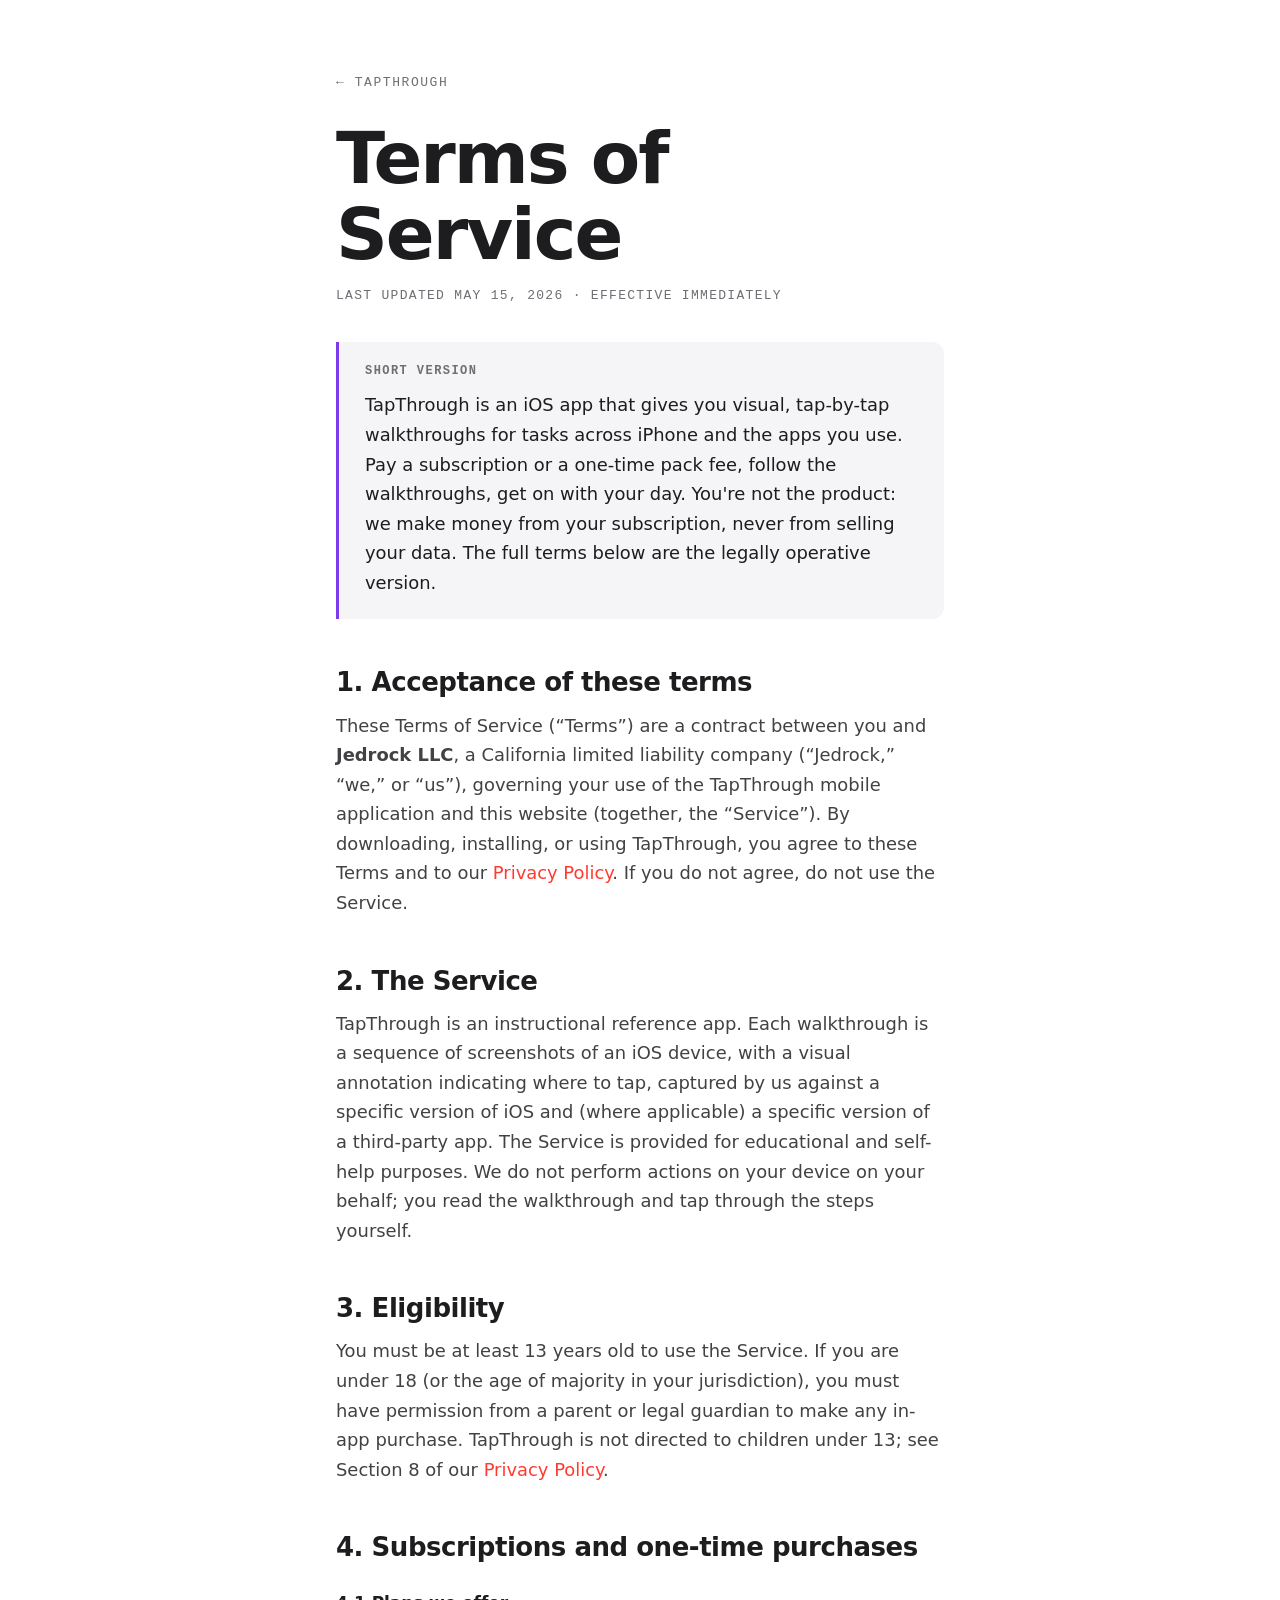
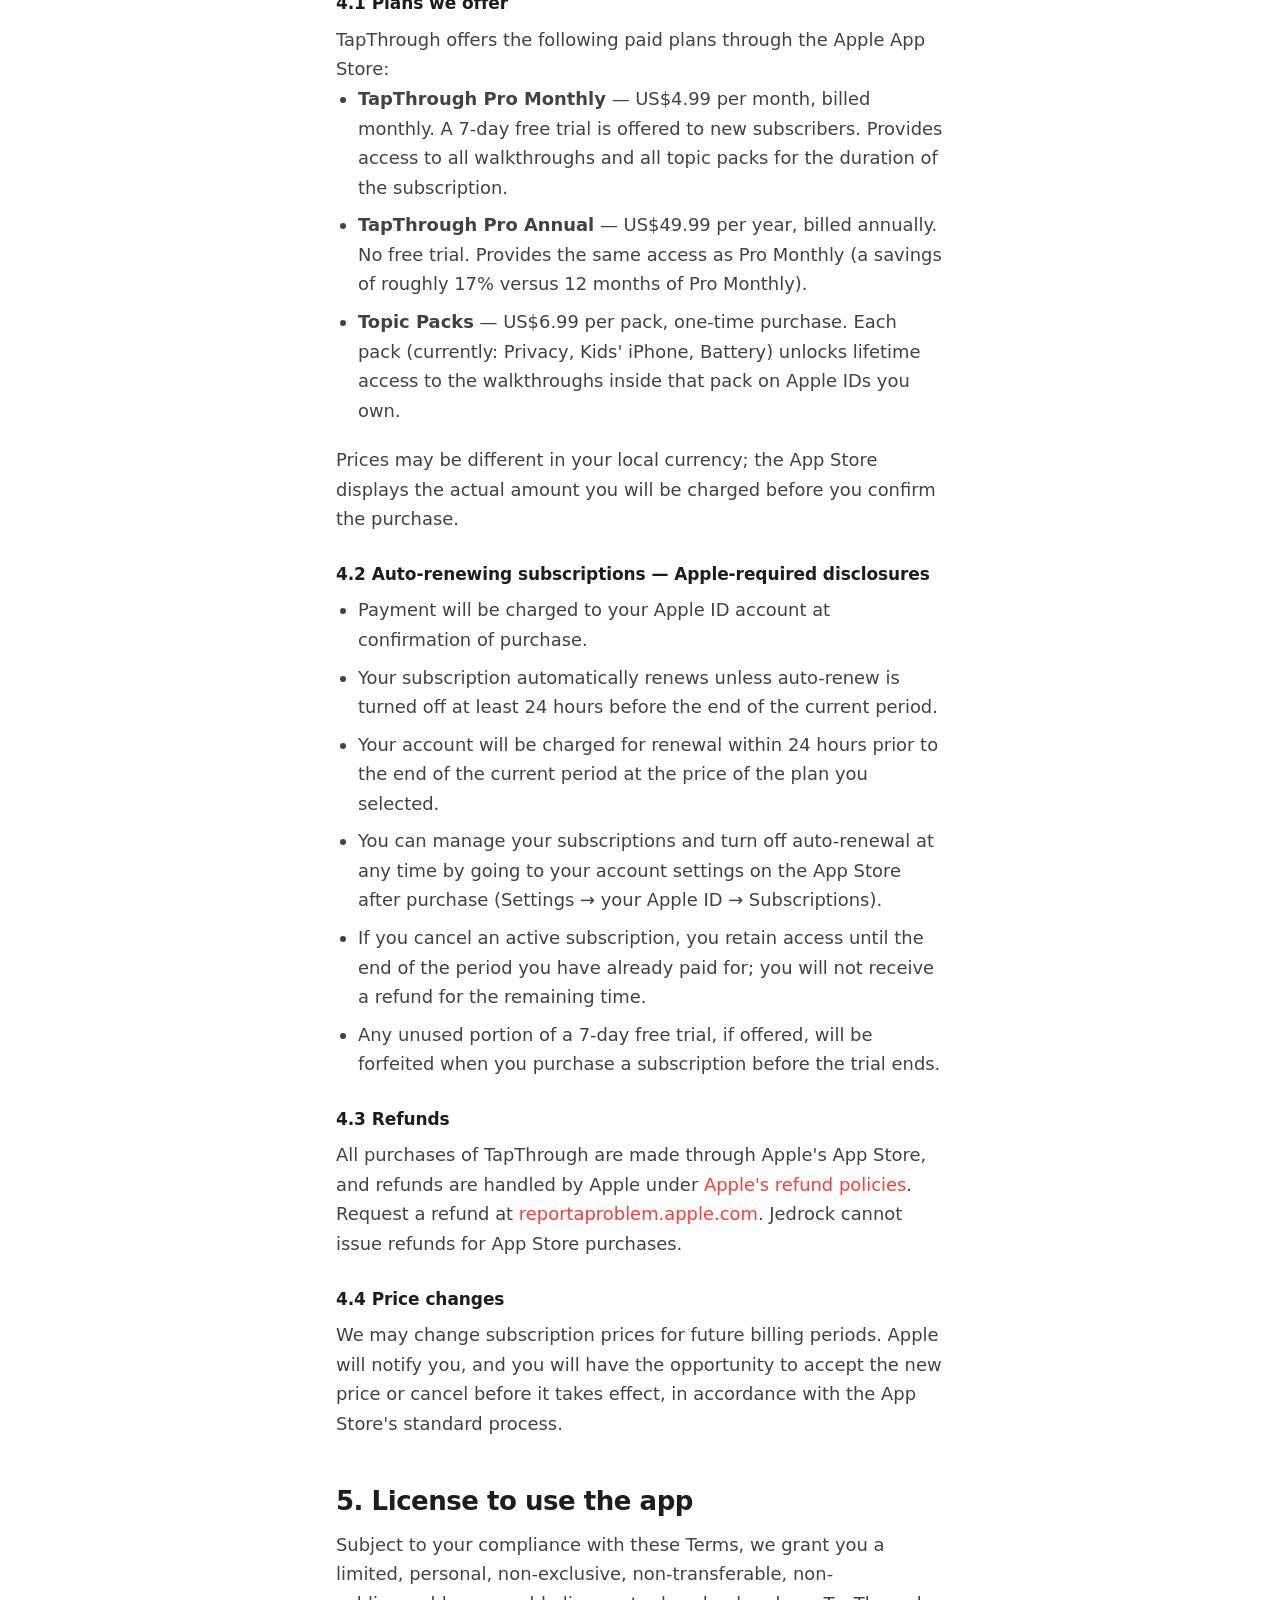
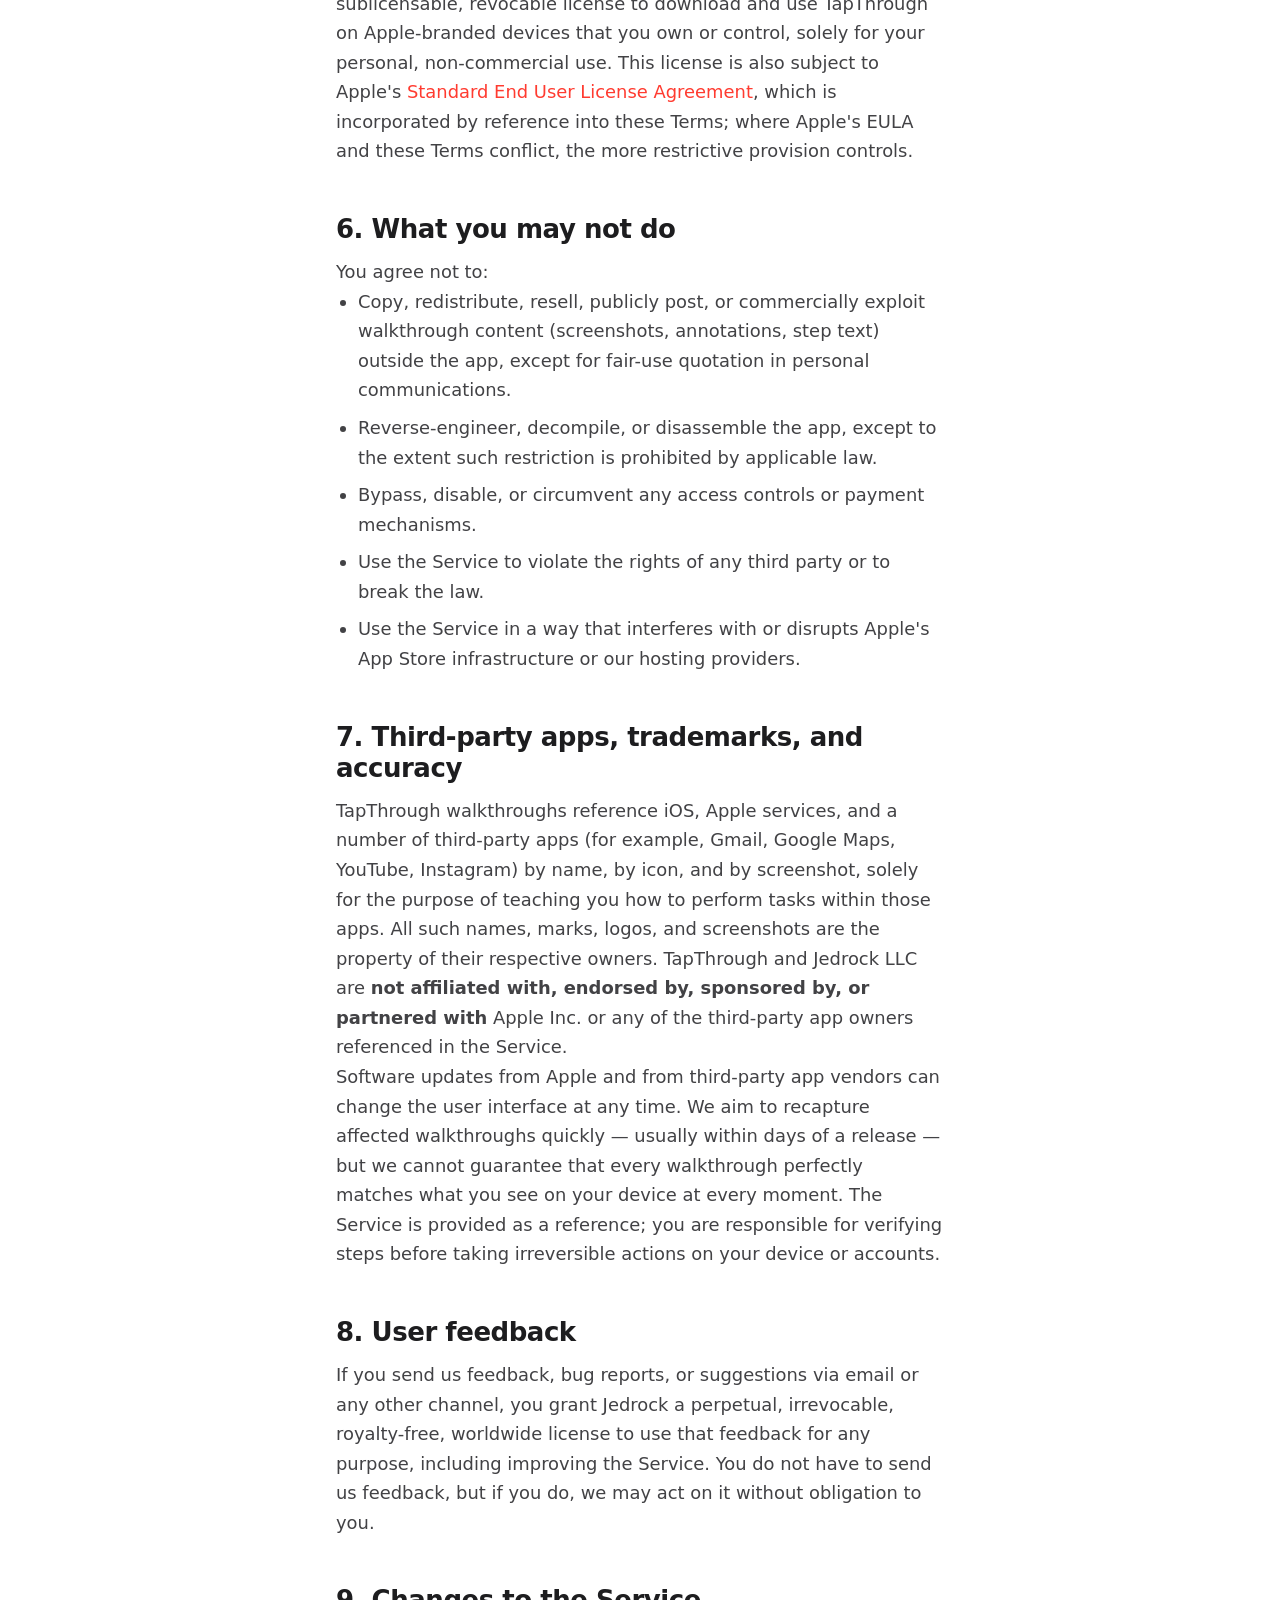
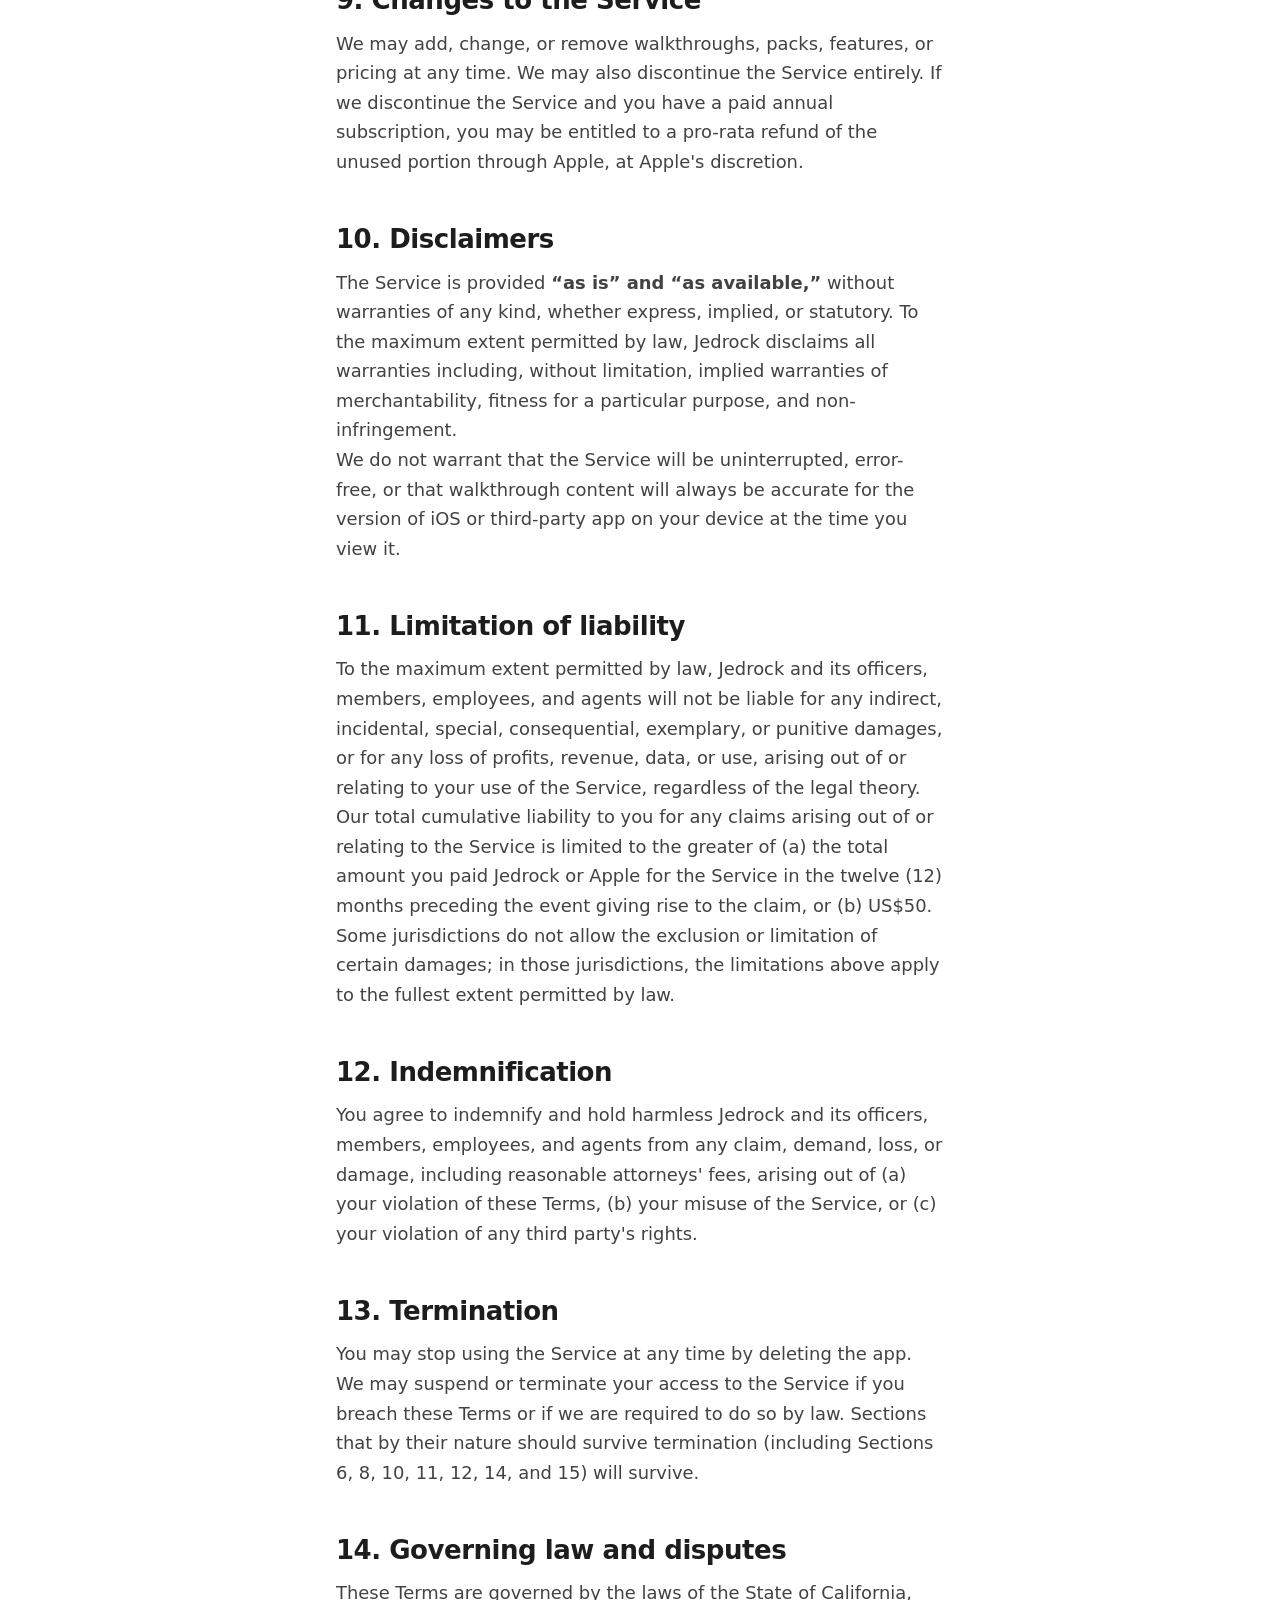
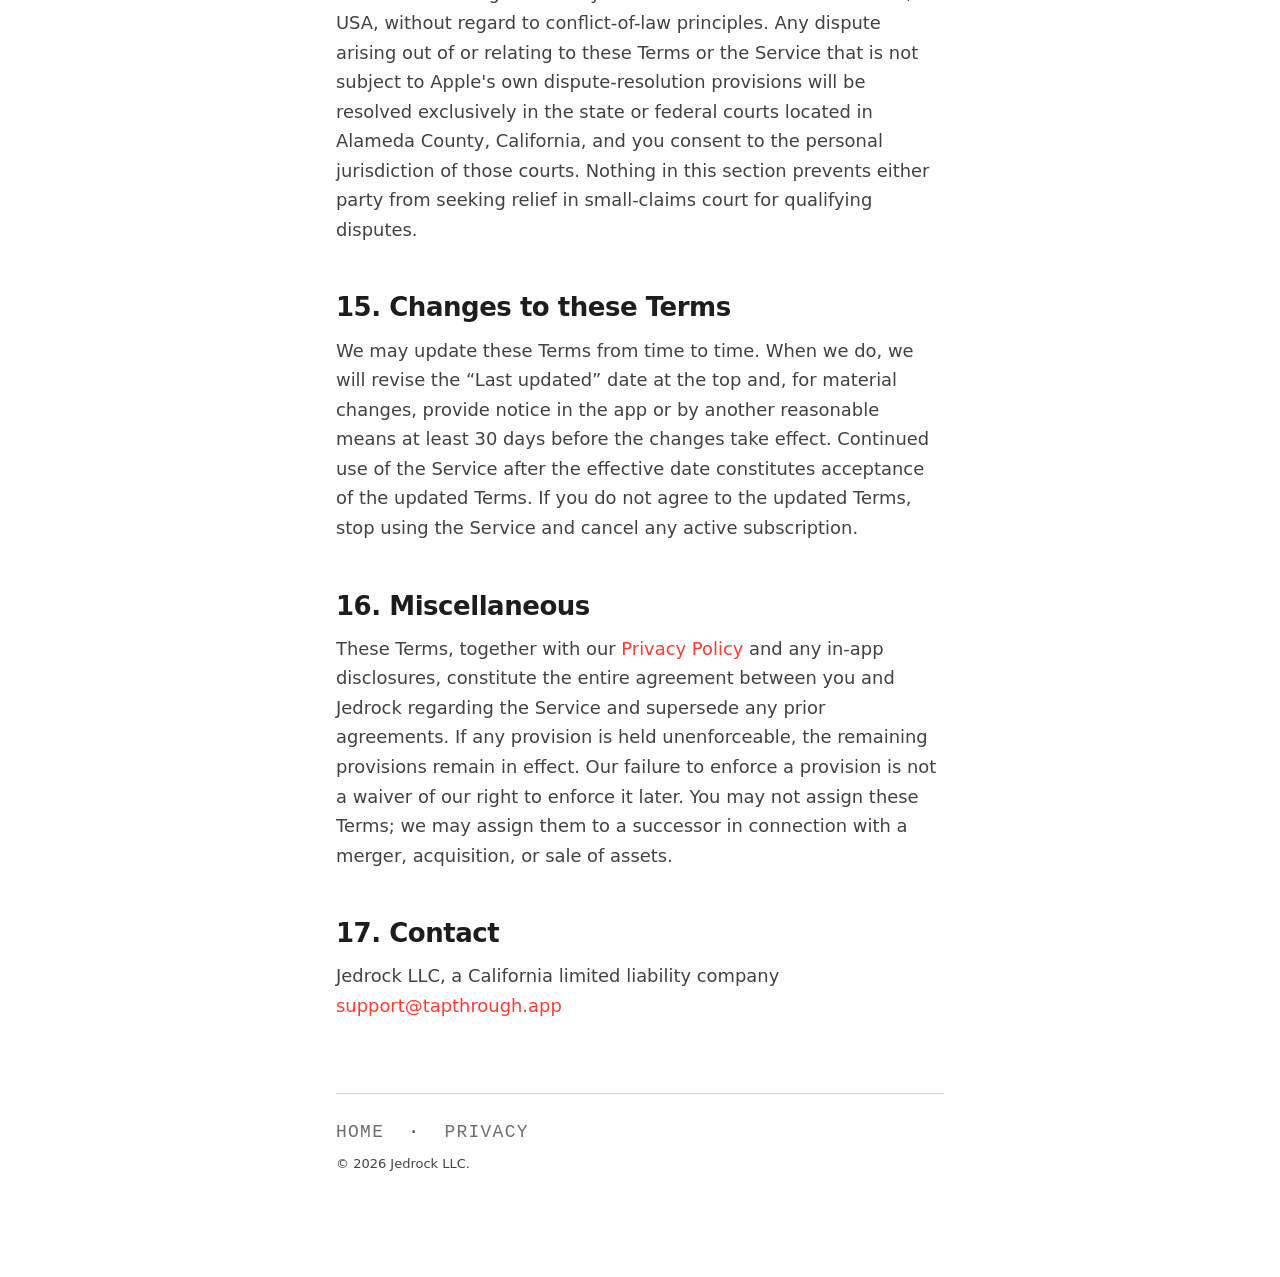
<file: terms.html>
<!DOCTYPE html>
<html lang="en">
<head>
<meta charset="utf-8">
<meta name="viewport" content="width=device-width, initial-scale=1">
<title>Terms of Service &mdash; TapThrough</title>
<meta name="description" content="The terms that govern your use of TapThrough.">
<link rel="canonical" href="https://tapthrough.app/terms">
<meta name="theme-color" content="#FFFFFF" media="(prefers-color-scheme: light)">
<meta name="theme-color" content="#000000" media="(prefers-color-scheme: dark)">
<link rel="stylesheet" href="style.css">
</head>
<body>
<main class="prose">

  <p class="back"><a href="/">&larr; TapThrough</a></p>
  <h1>Terms of Service</h1>
  <p class="meta">Last updated May 15, 2026 &middot; Effective immediately</p>

  <section class="tldr">
    <h2>Short version</h2>
    <p>TapThrough is an iOS app that gives you visual, tap-by-tap walkthroughs for
      tasks across iPhone and the apps you use. Pay a subscription or a one-time pack
      fee, follow the walkthroughs, get on with your day. You're not the product:
      we make money from your subscription, never from selling your data. The full
      terms below are the legally operative version.</p>
  </section>

  <h2>1. Acceptance of these terms</h2>
  <p>These Terms of Service (&ldquo;Terms&rdquo;) are a contract between you and
    <strong>Jedrock LLC</strong>, a California limited liability company (&ldquo;Jedrock,&rdquo;
    &ldquo;we,&rdquo; or &ldquo;us&rdquo;), governing your use of the TapThrough mobile
    application and this website (together, the &ldquo;Service&rdquo;). By downloading,
    installing, or using TapThrough, you agree to these Terms and to our
    <a href="/privacy">Privacy Policy</a>. If you do not agree, do not use the Service.</p>

  <h2>2. The Service</h2>
  <p>TapThrough is an instructional reference app. Each walkthrough is a sequence
    of screenshots of an iOS device, with a visual annotation indicating where to
    tap, captured by us against a specific version of iOS and (where applicable)
    a specific version of a third-party app. The Service is provided for educational
    and self-help purposes. We do not perform actions on your device on your behalf;
    you read the walkthrough and tap through the steps yourself.</p>

  <h2>3. Eligibility</h2>
  <p>You must be at least 13 years old to use the Service. If you are under 18
    (or the age of majority in your jurisdiction), you must have permission from
    a parent or legal guardian to make any in-app purchase. TapThrough is not
    directed to children under 13; see Section 8 of our
    <a href="/privacy">Privacy Policy</a>.</p>

  <h2>4. Subscriptions and one-time purchases</h2>

  <h3>4.1 Plans we offer</h3>
  <p>TapThrough offers the following paid plans through the Apple App Store:</p>
  <ul>
    <li><strong>TapThrough Pro Monthly</strong> &mdash; US$4.99 per month, billed
      monthly. A 7-day free trial is offered to new subscribers. Provides access to
      all walkthroughs and all topic packs for the duration of the subscription.</li>
    <li><strong>TapThrough Pro Annual</strong> &mdash; US$49.99 per year, billed
      annually. No free trial. Provides the same access as Pro Monthly
      (a savings of roughly 17% versus 12 months of Pro Monthly).</li>
    <li><strong>Topic Packs</strong> &mdash; US$6.99 per pack, one-time purchase.
      Each pack (currently: Privacy, Kids' iPhone, Battery) unlocks lifetime
      access to the walkthroughs inside that pack on Apple IDs you own.</li>
  </ul>
  <p>Prices may be different in your local currency; the App Store displays the
    actual amount you will be charged before you confirm the purchase.</p>

  <h3>4.2 Auto-renewing subscriptions &mdash; Apple-required disclosures</h3>
  <ul>
    <li>Payment will be charged to your Apple ID account at confirmation of purchase.</li>
    <li>Your subscription automatically renews unless auto-renew is turned off at
      least 24 hours before the end of the current period.</li>
    <li>Your account will be charged for renewal within 24 hours prior to the end
      of the current period at the price of the plan you selected.</li>
    <li>You can manage your subscriptions and turn off auto-renewal at any time
      by going to your account settings on the App Store after purchase
      (Settings &rarr; your Apple ID &rarr; Subscriptions).</li>
    <li>If you cancel an active subscription, you retain access until the end of
      the period you have already paid for; you will not receive a refund for
      the remaining time.</li>
    <li>Any unused portion of a 7-day free trial, if offered, will be forfeited
      when you purchase a subscription before the trial ends.</li>
  </ul>

  <h3>4.3 Refunds</h3>
  <p>All purchases of TapThrough are made through Apple's App Store, and refunds
    are handled by Apple under
    <a href="https://www.apple.com/legal/internet-services/itunes/">Apple's refund policies</a>.
    Request a refund at
    <a href="https://reportaproblem.apple.com">reportaproblem.apple.com</a>.
    Jedrock cannot issue refunds for App Store purchases.</p>

  <h3>4.4 Price changes</h3>
  <p>We may change subscription prices for future billing periods. Apple will
    notify you, and you will have the opportunity to accept the new price or
    cancel before it takes effect, in accordance with the App Store's standard
    process.</p>

  <h2>5. License to use the app</h2>
  <p>Subject to your compliance with these Terms, we grant you a limited,
    personal, non-exclusive, non-transferable, non-sublicensable, revocable
    license to download and use TapThrough on Apple-branded devices that you
    own or control, solely for your personal, non-commercial use. This license
    is also subject to Apple's
    <a href="https://www.apple.com/legal/internet-services/itunes/dev/stdeula/">Standard
    End User License Agreement</a>, which is incorporated by reference into these
    Terms; where Apple's EULA and these Terms conflict, the more restrictive
    provision controls.</p>

  <h2>6. What you may not do</h2>
  <p>You agree not to:</p>
  <ul>
    <li>Copy, redistribute, resell, publicly post, or commercially exploit
      walkthrough content (screenshots, annotations, step text) outside the app,
      except for fair-use quotation in personal communications.</li>
    <li>Reverse-engineer, decompile, or disassemble the app, except to the extent
      such restriction is prohibited by applicable law.</li>
    <li>Bypass, disable, or circumvent any access controls or payment mechanisms.</li>
    <li>Use the Service to violate the rights of any third party or to break the law.</li>
    <li>Use the Service in a way that interferes with or disrupts Apple's App
      Store infrastructure or our hosting providers.</li>
  </ul>

  <h2>7. Third-party apps, trademarks, and accuracy</h2>
  <p>TapThrough walkthroughs reference iOS, Apple services, and a number of
    third-party apps (for example, Gmail, Google Maps, YouTube, Instagram) by
    name, by icon, and by screenshot, solely for the purpose of teaching you how
    to perform tasks within those apps. All such names, marks, logos, and
    screenshots are the property of their respective owners. TapThrough and
    Jedrock LLC are <strong>not affiliated with, endorsed by, sponsored by, or
    partnered with</strong> Apple Inc. or any of the third-party app owners
    referenced in the Service.</p>
  <p>Software updates from Apple and from third-party app vendors can change the
    user interface at any time. We aim to recapture affected walkthroughs
    quickly &mdash; usually within days of a release &mdash; but we cannot
    guarantee that every walkthrough perfectly matches what you see on your
    device at every moment. The Service is provided as a reference; you are
    responsible for verifying steps before taking irreversible actions on your
    device or accounts.</p>

  <h2>8. User feedback</h2>
  <p>If you send us feedback, bug reports, or suggestions via email or any other
    channel, you grant Jedrock a perpetual, irrevocable, royalty-free, worldwide
    license to use that feedback for any purpose, including improving the
    Service. You do not have to send us feedback, but if you do, we may act on
    it without obligation to you.</p>

  <h2>9. Changes to the Service</h2>
  <p>We may add, change, or remove walkthroughs, packs, features, or pricing at
    any time. We may also discontinue the Service entirely. If we discontinue
    the Service and you have a paid annual subscription, you may be entitled to
    a pro-rata refund of the unused portion through Apple, at Apple's discretion.</p>

  <h2>10. Disclaimers</h2>
  <p>The Service is provided <strong>&ldquo;as is&rdquo; and &ldquo;as
    available,&rdquo;</strong> without warranties of any kind, whether express,
    implied, or statutory. To the maximum extent permitted by law, Jedrock
    disclaims all warranties including, without limitation, implied warranties
    of merchantability, fitness for a particular purpose, and non-infringement.</p>
  <p>We do not warrant that the Service will be uninterrupted, error-free, or
    that walkthrough content will always be accurate for the version of iOS or
    third-party app on your device at the time you view it.</p>

  <h2>11. Limitation of liability</h2>
  <p>To the maximum extent permitted by law, Jedrock and its officers, members,
    employees, and agents will not be liable for any indirect, incidental,
    special, consequential, exemplary, or punitive damages, or for any loss of
    profits, revenue, data, or use, arising out of or relating to your use of
    the Service, regardless of the legal theory.</p>
  <p>Our total cumulative liability to you for any claims arising out of or
    relating to the Service is limited to the greater of (a) the total amount
    you paid Jedrock or Apple for the Service in the twelve (12) months
    preceding the event giving rise to the claim, or (b) US$50.</p>
  <p>Some jurisdictions do not allow the exclusion or limitation of certain
    damages; in those jurisdictions, the limitations above apply to the
    fullest extent permitted by law.</p>

  <h2>12. Indemnification</h2>
  <p>You agree to indemnify and hold harmless Jedrock and its officers, members,
    employees, and agents from any claim, demand, loss, or damage, including
    reasonable attorneys' fees, arising out of (a) your violation of these
    Terms, (b) your misuse of the Service, or (c) your violation of any third
    party's rights.</p>

  <h2>13. Termination</h2>
  <p>You may stop using the Service at any time by deleting the app. We may
    suspend or terminate your access to the Service if you breach these Terms
    or if we are required to do so by law. Sections that by their nature should
    survive termination (including Sections 6, 8, 10, 11, 12, 14, and 15) will
    survive.</p>

  <h2>14. Governing law and disputes</h2>
  <p>These Terms are governed by the laws of the State of California, USA,
    without regard to conflict-of-law principles. Any dispute arising out of or
    relating to these Terms or the Service that is not subject to Apple's own
    dispute-resolution provisions will be resolved exclusively in the state or
    federal courts located in Alameda County, California, and you consent to
    the personal jurisdiction of those courts. Nothing in this section prevents
    either party from seeking relief in small-claims court for qualifying
    disputes.</p>

  <h2>15. Changes to these Terms</h2>
  <p>We may update these Terms from time to time. When we do, we will revise the
    &ldquo;Last updated&rdquo; date at the top and, for material changes,
    provide notice in the app or by another reasonable means at least 30 days
    before the changes take effect. Continued use of the Service after the
    effective date constitutes acceptance of the updated Terms. If you do not
    agree to the updated Terms, stop using the Service and cancel any active
    subscription.</p>

  <h2>16. Miscellaneous</h2>
  <p>These Terms, together with our <a href="/privacy">Privacy Policy</a> and
    any in-app disclosures, constitute the entire agreement between you and
    Jedrock regarding the Service and supersede any prior agreements. If any
    provision is held unenforceable, the remaining provisions remain in effect.
    Our failure to enforce a provision is not a waiver of our right to enforce
    it later. You may not assign these Terms; we may assign them to a successor
    in connection with a merger, acquisition, or sale of assets.</p>

  <h2>17. Contact</h2>
  <p>Jedrock LLC, a California limited liability company<br>
    <a href="mailto:support@tapthrough.app">support@tapthrough.app</a></p>

  <footer>
    <p><a href="/">Home</a> &nbsp;&middot;&nbsp; <a href="/privacy">Privacy</a></p>
    <p class="fineprint">&copy; 2026 Jedrock LLC.</p>
  </footer>

</main>
</body>
</html>
</file>
<file: style.css>
/* ──────────────────────────────────────────────────────────────────────
   TapThrough — Web Brand
   Governed by .planning/CANONICAL.md §4 (mirrored locally at /CANONICAL.md).
   Brand palette is adopted verbatim from the iOS app
   (`TapThrough/Views/Home/HomeView.swift`) so app and web render identically.
   Annotation red = the in-app walkthrough circle — used sparingly, on motif only.
   Typography = system font stack = SF Pro on Apple devices = the iPhone app.
   ────────────────────────────────────────────────────────────────────── */

:root {
  /* Brand identity — locked to the iOS app's existing palette per CANONICAL §4.2 */
  --b-dark-1:   #0D0D1A;
  --b-dark-2:   #1A1033;
  --b-dark-3:   #0F2044;
  --b-violet:   #7C3AED;
  --b-cyan:     #0EA5E9;
  --b-violet-glow: rgba(124, 58, 237, 0.35);
  --b-cyan-glow:   rgba(14, 165, 233, 0.25);
  --b-white:    #FFFFFF;
  --b-white-80: rgba(255, 255, 255, 0.80);
  --b-white-55: rgba(255, 255, 255, 0.55);
  --b-white-35: rgba(255, 255, 255, 0.35);
  --b-white-15: rgba(255, 255, 255, 0.15);
  --b-white-10: rgba(255, 255, 255, 0.10);
  /* Legacy aliases for downstream selectors below — alias to the canonical violet */
  --b-magenta:  #7C3AED;
  --b-glow:     #0EA5E9;

  /* Light surfaces (iOS marketing palette) */
  --c-bg:       #FFFFFF;
  --c-bg-2:     #F5F5F7;
  --c-bg-3:     #FAFAFC;
  --c-ink:      #1D1D1F;
  --c-ink-2:    #424245;
  --c-muted:    #6E6E73;
  --c-rule:     #D2D2D7;
  --c-rule-2:   #E8E8ED;

  /* Annotation accent — the in-app red circle */
  --a-red:      #FF3B30;
  --a-red-soft: rgba(255, 59, 48, 0.12);
  --a-red-hot:  #D70015;

  /* Pack accent gradients — adopted verbatim from CategoryStyle.swift / CANONICAL §4.5 */
  --p-privacy:  linear-gradient(135deg, #7C3AED 0%, #4F46E5 100%);
  --p-family:   linear-gradient(135deg, #0EA5E9 0%, #0284C7 100%);
  --p-savers:   linear-gradient(135deg, #EA580C 0%, #D97706 100%);
  --p-battery:  linear-gradient(135deg, #10B981 0%, #059669 100%);
  --p-display:  linear-gradient(135deg, #4F46E5 0%, #6D28D9 100%);
  --p-pro:      linear-gradient(135deg, var(--b-dark-2) 0%, var(--b-dark-1) 100%);

  /* Type stack (CANONICAL §3.1) */
  --f-sans: -apple-system, BlinkMacSystemFont, "SF Pro Display", "SF Pro Text",
            "Helvetica Neue", system-ui, sans-serif;
  --f-mono: ui-monospace, "SF Mono", "Monaco", "Menlo", monospace;

  /* Rhythm */
  --pad-section: clamp(96px, 14vh, 160px);
  --pad-x: clamp(20px, 5vw, 56px);
  --content: 1200px;
}

@media (prefers-color-scheme: dark) {
  :root {
    --c-bg:     #000000;
    --c-bg-2:   #1C1C1E;
    --c-bg-3:   #161618;
    --c-ink:    #F5F5F7;
    --c-ink-2:  #A1A1A6;
    --c-muted:  #86868B;
    --c-rule:   #3A3A3C;
    --c-rule-2: #2C2C2E;
    --a-red:    #FF453A;
    --a-red-soft: rgba(255, 69, 58, 0.18);
    --a-red-hot:  #FF6961;
  }
}

* { box-sizing: border-box; }
::selection { background: var(--b-magenta); color: #fff; }

html { scroll-behavior: smooth; }

html, body {
  margin: 0;
  padding: 0;
  background: var(--c-bg);
  color: var(--c-ink);
  font-family: var(--f-sans);
  font-size: 17px;
  line-height: 1.5;
  -webkit-font-smoothing: antialiased;
  -moz-osx-font-smoothing: grayscale;
  text-rendering: optimizeLegibility;
}

img { display: block; max-width: 100%; height: auto; }

/* Skip link */
.skip { position: absolute; left: -9999px; top: 0; }
.skip:focus { left: 16px; top: 16px; padding: 8px 12px; background: var(--c-ink); color: var(--c-bg); z-index: 99; border-radius: 8px; }


/* ──────────────────────────────────────────────────────────────────────
   NAV
   ────────────────────────────────────────────────────────────────────── */

.nav {
  position: sticky;
  top: 0;
  z-index: 50;
  background: rgba(255, 255, 255, 0.78);
  -webkit-backdrop-filter: saturate(180%) blur(20px);
          backdrop-filter: saturate(180%) blur(20px);
  border-bottom: 1px solid rgba(0, 0, 0, 0.06);
  padding: 12px var(--pad-x);
  display: flex;
  justify-content: space-between;
  align-items: center;
  gap: 24px;
}

@media (prefers-color-scheme: dark) {
  .nav { background: rgba(0, 0, 0, 0.6); border-bottom-color: rgba(255, 255, 255, 0.08); }
}

.nav-wordmark {
  display: flex;
  align-items: center;
  gap: 10px;
  font-size: 18px;
  font-weight: 600;
  letter-spacing: -0.015em;
  color: var(--c-ink);
  text-decoration: none;
}

.nav-icon {
  width: 28px;
  height: 28px;
  border-radius: 7px;
  box-shadow: 0 2px 6px rgba(19, 7, 58, 0.20);
}

.nav-links { display: flex; gap: 28px; }
.nav-links a {
  font-size: 15px;
  font-weight: 500;
  color: var(--c-ink-2);
  text-decoration: none;
  transition: color .15s ease;
}
.nav-links a:hover { color: var(--c-ink); }
@media (max-width: 540px) { .nav-links { display: none; } }


/* ──────────────────────────────────────────────────────────────────────
   GLOBAL TYPE / LINKS
   ────────────────────────────────────────────────────────────────────── */

h1, h2, h3, h4, p, ul, ol { margin: 0; padding: 0; }
a { color: var(--a-red); text-decoration: none; }
a:hover { color: var(--a-red-hot); }
strong { font-weight: 600; color: inherit; }


/* ──────────────────────────────────────────────────────────────────────
   SHARED PRIMITIVES
   ────────────────────────────────────────────────────────────────────── */

.section-eyebrow {
  font-family: var(--f-mono);
  font-size: 13px;
  font-weight: 500;
  color: var(--c-muted);
  text-transform: uppercase;
  letter-spacing: 0.08em;
  margin: 0 0 24px;
  display: inline-flex;
  align-items: center;
  gap: 10px;
}

.eyebrow-light { color: var(--b-white-55); }

.eyebrow {
  font-family: var(--f-mono);
  font-size: 13px;
  font-weight: 500;
  color: var(--b-white-55);
  text-transform: uppercase;
  letter-spacing: 0.10em;
  margin: 0 0 32px;
  display: inline-flex;
  align-items: center;
  gap: 10px;
}

.dot {
  width: 8px;
  height: 8px;
  border-radius: 50%;
  background: var(--a-red);
  box-shadow: 0 0 0 4px var(--a-red-soft), 0 0 16px var(--a-red);
  animation: pulse 2.4s ease-in-out infinite;
  flex-shrink: 0;
}

.eyebrow-link {
  color: inherit;
  border-bottom: 1px solid transparent;
  padding-bottom: 1px;
  transition: color .15s ease, border-color .15s ease;
}
.eyebrow-link:hover {
  color: var(--b-white);
  border-bottom-color: var(--b-white-55);
}

@keyframes pulse {
  0%, 100% { box-shadow: 0 0 0 4px var(--a-red-soft), 0 0 14px var(--a-red); }
  50%      { box-shadow: 0 0 0 9px transparent, 0 0 22px var(--a-red); }
}

.section-title {
  font-size: clamp(36px, 4.5vw, 56px);
  font-weight: 700;
  line-height: 1.07;
  letter-spacing: -0.022em;
  color: var(--c-ink);
  max-width: 22ch;
  margin: 0;
}

.section-head { margin-bottom: 56px; max-width: var(--content); margin-inline: auto; padding: 0 var(--pad-x); }
.section-head-center { text-align: center; }
.section-head-center .section-title { max-width: 28ch; margin: 0 auto; }
.section-head-center .section-eyebrow { display: inline-flex; }

.section-sub {
  font-size: clamp(18px, 1.5vw, 20px);
  color: var(--c-ink-2);
  max-width: 52ch;
  margin: 18px 0 0;
  line-height: 1.55;
}


/* ──────────────────────────────────────────────────────────────────────
   THE RED CIRCLE (annotation motif — CANONICAL §5)
   ────────────────────────────────────────────────────────────────────── */

.circled {
  position: relative;
  display: inline-block;
  white-space: nowrap;
  color: var(--a-red);
  padding: 0 0.18em;
}

.circle-svg {
  position: absolute;
  inset: -18% -16% -22% -16%;
  width: calc(100% + 32%);
  height: calc(100% + 40%);
  pointer-events: none;
  color: var(--a-red);
  overflow: visible;
}

.circle-svg path {
  stroke-dasharray: 800;
  stroke-dashoffset: 800;
  animation: draw-circle 1.1s cubic-bezier(.4, .1, .25, 1) 1.0s forwards;
}

@keyframes draw-circle { to { stroke-dashoffset: 0; } }

.circled-inline {
  text-transform: none;
  letter-spacing: normal;
  font-family: var(--f-sans);
  font-size: 14px;
  font-weight: 600;
}
.circled-inline .circle-svg path { stroke-width: 2.2; }


/* ──────────────────────────────────────────────────────────────────────
   HERO — DARK VIOLET
   ────────────────────────────────────────────────────────────────────── */

.hero {
  position: relative;
  background:
    radial-gradient(ellipse 80% 60% at 50% 0%, var(--b-dark-2) 0%, transparent 70%),
    radial-gradient(ellipse 60% 50% at 80% 20%, rgba(155, 71, 255, 0.40) 0%, transparent 60%),
    radial-gradient(ellipse 50% 40% at 20% 30%, rgba(77, 163, 240, 0.28) 0%, transparent 60%),
    linear-gradient(180deg, var(--b-dark-1) 0%, var(--b-dark-1) 100%);
  color: var(--b-white);
  padding: clamp(64px, 11vh, 120px) var(--pad-x) clamp(80px, 14vh, 140px);
  text-align: center;
  overflow: hidden;
  isolation: isolate;
}

/* Animated aurora — subtle drifting light */
.hero-aurora {
  position: absolute;
  inset: -20%;
  background:
    radial-gradient(circle at 25% 80%, rgba(123, 179, 232, 0.18) 0%, transparent 40%),
    radial-gradient(circle at 75% 30%, rgba(155, 71, 255, 0.22) 0%, transparent 40%);
  filter: blur(40px);
  pointer-events: none;
  z-index: 0;
  animation: drift 28s ease-in-out infinite;
}

@keyframes drift {
  0%, 100% { transform: translate(0, 0) scale(1); }
  50%      { transform: translate(2%, -3%) scale(1.05); }
}

.hero-inner {
  position: relative;
  z-index: 1;
  max-width: 1080px;
  margin: 0 auto;
}

.hero-icon {
  width: clamp(96px, 12vw, 144px);
  height: clamp(96px, 12vw, 144px);
  border-radius: 26px;
  margin: 0 auto 36px;
  box-shadow:
    0 0 80px rgba(155, 71, 255, 0.40),
    0 24px 60px rgba(0, 0, 0, 0.45);
  opacity: 0;
  transform: scale(.92) translateY(12px);
  animation: hero-icon-in 1s cubic-bezier(.2, .8, .2, 1) .1s forwards;
}

@keyframes hero-icon-in {
  to { opacity: 1; transform: scale(1) translateY(0); }
}

.display {
  font-size: clamp(48px, 8.5vw, 104px);
  font-weight: 700;
  line-height: 1.04;
  letter-spacing: -0.028em;
  color: var(--b-white);
  margin: 0 auto 36px;
  max-width: 18ch;
}

.reveal-line {
  display: block;
  opacity: 0;
  transform: translateY(20px);
  animation: rise .85s cubic-bezier(.2, .8, .2, 1) forwards;
}
.reveal-line:nth-child(1) { animation-delay: .35s; }
.reveal-line:nth-child(2) { animation-delay: .45s; }
.reveal-line:nth-child(3) { animation-delay: .55s; }

@keyframes rise { to { opacity: 1; transform: translateY(0); } }

.sub-display {
  font-size: clamp(22px, 2.6vw, 32px);
  font-weight: 500;
  line-height: 1.25;
  letter-spacing: -0.015em;
  color: var(--b-white);
  max-width: 22ch;
  margin: 0 auto 32px;
  opacity: 0;
  animation: rise .85s cubic-bezier(.2, .8, .2, 1) .7s forwards;
}

.lede {
  font-size: clamp(16px, 1.3vw, 18px);
  color: var(--b-white-55);
  line-height: 1.55;
  max-width: 54ch;
  margin: 0 auto 48px;
  opacity: 0;
  animation: rise .9s cubic-bezier(.2, .8, .2, 1) 1.0s forwards;
}

/* Ticker (on dark) */
.ticker {
  border-top: 1px solid var(--b-white-15);
  border-bottom: 1px solid var(--b-white-15);
  padding: 16px 0;
  display: flex;
  align-items: baseline;
  justify-content: center;
  gap: 18px;
  flex-wrap: wrap;
  font-family: var(--f-mono);
  font-size: 14px;
  color: var(--b-white);
  opacity: 0;
  animation: rise .9s cubic-bezier(.2, .8, .2, 1) 1.2s forwards;
}

.ticker-label {
  text-transform: uppercase;
  letter-spacing: 0.12em;
  font-size: 12px;
  color: var(--b-white-35);
}

.ticker-track {
  position: relative;
  height: 1.4em;
  min-width: 0;
  flex: 1 1 320px;
  max-width: 520px;
  overflow: hidden;
  text-align: left;
}

.ticker-item {
  position: absolute;
  inset: 0;
  white-space: nowrap;
  opacity: 0;
  transform: translateY(8px);
  animation: tick 25s infinite;
}
.ticker-item:nth-child(1) { animation-delay: 0s; }
.ticker-item:nth-child(2) { animation-delay: 5s; }
.ticker-item:nth-child(3) { animation-delay: 10s; }
.ticker-item:nth-child(4) { animation-delay: 15s; }
.ticker-item:nth-child(5) { animation-delay: 20s; }

@keyframes tick {
   0%,  1% { opacity: 0; transform: translateY(8px); }
   3%, 18% { opacity: 1; transform: translateY(0); }
  20%, 100%{ opacity: 0; transform: translateY(-8px); }
}


/* ──────────────────────────────────────────────────────────────────────
   DEMO — Phone mockup
   ────────────────────────────────────────────────────────────────────── */

.demo {
  background: var(--c-bg-3);
  padding: var(--pad-section) var(--pad-x);
}

.demo-grid {
  max-width: var(--content);
  margin: 0 auto;
  display: grid;
  grid-template-columns: 1fr;
  gap: 64px;
  align-items: center;
}

@media (min-width: 880px) {
  .demo-grid { grid-template-columns: 1.05fr 0.95fr; gap: 80px; }
}

.demo-copy { max-width: 540px; }

.demo-body {
  font-size: clamp(17px, 1.4vw, 19px);
  color: var(--c-ink-2);
  line-height: 1.6;
  margin: 0 0 24px;
}

.demo-bullets {
  list-style: none;
  display: grid;
  gap: 12px;
  margin: 0;
}

.demo-bullets li {
  font-size: 16px;
  color: var(--c-ink-2);
  padding-left: 22px;
  position: relative;
  line-height: 1.5;
}

.demo-bullets li::before {
  content: "";
  position: absolute;
  left: 0;
  top: 0.65em;
  width: 12px;
  height: 1.5px;
  background: var(--b-magenta);
  border-radius: 1px;
}

/* Phone mockup */
.phone {
  margin: 0;
  display: flex;
  flex-direction: column;
  align-items: center;
  gap: 36px;            /* clear of the phone's drop-shadow so the caption reads */
  position: relative;
  z-index: 1;
}

.phone-frame {
  position: relative;
  width: 100%;
  max-width: 320px;
  /* No aspect-ratio here — the inner .phone-screen sets the ratio so the
     image fills it exactly, frame auto-sizes around it (no dead space). */
  background: #0A0A0A;
  border-radius: 44px;
  padding: 10px;
  box-shadow:
    0 40px 80px -30px rgba(19, 7, 58, 0.35),
    0 14px 28px -14px rgba(0, 0, 0, 0.25),
    inset 0 0 0 1px rgba(255, 255, 255, 0.10);
  transform: rotate(-1.5deg);
  transition: transform .4s cubic-bezier(.2, .8, .2, 1);
}

.phone-frame:hover {
  transform: rotate(0deg) translateY(-4px);
}

@media (min-width: 880px) {
  .phone-frame { transform: rotate(2deg); }
  .phone-frame:hover { transform: rotate(0deg) translateY(-4px); }
}

.phone-notch {
  position: absolute;
  top: 20px;
  left: 50%;
  transform: translateX(-50%);
  width: 32%;
  height: 26px;
  background: #0A0A0A;
  border-radius: 999px;
  z-index: 3;
}

.phone-screen {
  position: relative;
  width: 100%;
  aspect-ratio: 1290 / 2619;   /* exact cropped-screenshot ratio so the image fills with zero dead space */
  background: #F2F2F7;
  border-radius: 34px;
  overflow: hidden;
}

.phone-shot {
  width: 100%;
  height: auto;
  display: block;
  border-radius: 34px;
}

/* The red annotation — circles the Settings app icon (last row of the iOS 26
   app grid, rightmost column, just above the dock). Sized just generously enough
   to read as "a marker drawn over the icon," not so tight it's a halo. */
.phone-annotation {
  position: absolute;
  top: 64%;
  left: 76%;
  width: 17%;
  height: 8%;
  pointer-events: none;
  color: var(--a-red);
  overflow: visible;
  filter: drop-shadow(0 2px 14px rgba(255, 59, 48, 0.60));
  animation: phone-anno-pulse 2.4s ease-in-out 2.4s infinite;
  transform-origin: center;
}

.phone-annotation ellipse {
  stroke-dasharray: 320;
  stroke-dashoffset: 320;
  animation: phone-anno-draw 1.1s cubic-bezier(.4, .1, .25, 1) 1.2s forwards;
}

@keyframes phone-anno-draw {
  to { stroke-dashoffset: 0; }
}

@keyframes phone-anno-pulse {
  0%, 100% { transform: scale(1);    opacity: 1;    }
  50%      { transform: scale(1.10); opacity: 0.75; }
}

.phone-caption {
  font-family: var(--f-mono);
  font-size: 12px;
  color: var(--c-muted);
  text-transform: uppercase;
  letter-spacing: 0.10em;
  text-align: center;
}


/* ──────────────────────────────────────────────────────────────────────
   THREATS SECTION
   ────────────────────────────────────────────────────────────────────── */

.threats-section {
  padding: var(--pad-section) var(--pad-x);
  background: var(--c-bg);
}

.threats {
  list-style: none;
  display: grid;
  gap: 0;
  max-width: var(--content);
  margin: 0 auto;
}

.threat {
  display: grid;
  grid-template-columns: 78px 1fr;
  gap: 20px;
  padding: 36px 0;
  border-top: 1px solid var(--c-rule-2);
  align-items: start;
}
.threat:last-child { border-bottom: 1px solid var(--c-rule-2); }

@media (min-width: 720px) {
  .threat {
    grid-template-columns: 130px 1fr;
    gap: 36px;
    padding: 44px 0;
  }
}

.threat-num {
  font-family: var(--f-mono);
  font-size: 14px;
  font-weight: 500;
  color: var(--c-muted);
  letter-spacing: 0.06em;
  padding-top: 12px;
}

.threat-body h3 {
  font-size: clamp(22px, 2.6vw, 30px);
  font-weight: 600;
  line-height: 1.2;
  letter-spacing: -0.018em;
  color: var(--c-ink);
  margin: 0 0 12px;
  max-width: 26ch;
}

.threat-body p {
  font-size: clamp(17px, 1.4vw, 19px);
  color: var(--c-ink-2);
  line-height: 1.55;
  max-width: 56ch;
  margin: 0 0 12px;
}
.threat-body p:last-child { margin: 0; }

.threat-meta {
  display: flex;
  align-items: center;
  gap: 12px;
  margin-top: 14px;
}

.app-tag {
  display: inline-block;
  background: var(--c-ink);
  color: var(--c-bg);
  padding: 4px 10px;
  border-radius: 999px;
  font-family: var(--f-sans);
  font-size: 12px;
  font-weight: 600;
  letter-spacing: 0.04em;
}

.dur {
  font-family: var(--f-mono);
  font-size: 13px;
  color: var(--c-muted);
  letter-spacing: 0.04em;
}


/* ──────────────────────────────────────────────────────────────────────
   HOW IT WORKS
   ────────────────────────────────────────────────────────────────────── */

.how {
  padding: var(--pad-section) var(--pad-x);
  background: var(--c-bg-2);
  border-top: 1px solid var(--c-rule-2);
}

.how-grid {
  max-width: var(--content);
  margin: 0 auto;
  display: grid;
  grid-template-columns: 1fr;
  gap: 48px;
}

@media (min-width: 760px) {
  .how-grid { grid-template-columns: repeat(3, 1fr); gap: 40px; }
}

.how-step { text-align: center; }

.how-num {
  display: inline-block;
  font-size: 88px;
  font-weight: 800;
  line-height: 1;
  letter-spacing: -0.045em;
  background: linear-gradient(135deg, var(--b-dark-2) 0%, var(--b-magenta) 100%);
  -webkit-background-clip: text;
          background-clip: text;
  -webkit-text-fill-color: transparent;
  margin: 0 0 16px;
}

.how-step h3 {
  font-size: 22px;
  font-weight: 600;
  letter-spacing: -0.012em;
  color: var(--c-ink);
  margin: 0 0 8px;
}

.how-step p {
  font-size: clamp(16px, 1.3vw, 18px);
  color: var(--c-ink-2);
  line-height: 1.55;
  max-width: 32ch;
  margin: 0 auto;
}


/* ──────────────────────────────────────────────────────────────────────
   AUDIENCE — "Who it's for" vignettes (CANONICAL §1.5)
   ────────────────────────────────────────────────────────────────────── */

.audience-section {
  padding: var(--pad-section) var(--pad-x);
  background: var(--c-bg-2);
  border-top: 1px solid var(--c-rule-2);
}

.audience-grid {
  max-width: var(--content);
  margin: 0 auto;
  display: grid;
  grid-template-columns: 1fr;
  gap: 48px;
}

@media (min-width: 760px) {
  .audience-grid {
    grid-template-columns: 1fr 1fr;
    gap: 56px 64px;
  }
}

.audience-card {
  display: flex;
  flex-direction: column;
  padding-top: 24px;
  border-top: 2px solid var(--c-ink);
}

.audience-tag {
  font-family: var(--f-mono);
  font-size: 13px;
  font-weight: 500;
  text-transform: uppercase;
  letter-spacing: 0.10em;
  color: var(--c-muted);
  margin: 0 0 14px;
}

.audience-head {
  font-size: clamp(24px, 2.6vw, 32px);
  font-weight: 700;
  letter-spacing: -0.018em;
  line-height: 1.15;
  color: var(--c-ink);
  margin: 0 0 14px;
  max-width: 22ch;
}

.audience-body {
  font-size: clamp(16px, 1.3vw, 18px);
  color: var(--c-ink-2);
  line-height: 1.55;
  margin: 0 0 18px;
  max-width: 38ch;
}

.audience-link {
  font-family: var(--f-mono);
  font-size: 13px;
  font-weight: 500;
  text-transform: uppercase;
  letter-spacing: 0.12em;
  color: var(--c-ink);
  border-bottom: 1px solid var(--c-rule);
  padding-bottom: 3px;
  align-self: flex-start;
  margin-top: auto;
  transition: color .15s ease, border-color .15s ease;
}
.audience-link:hover {
  color: var(--a-red);
  border-bottom-color: var(--a-red);
}


/* ──────────────────────────────────────────────────────────────────────
   PACKS — colored cards
   ────────────────────────────────────────────────────────────────────── */

.packs-section {
  padding: var(--pad-section) var(--pad-x);
  background: var(--c-bg);
}

.pack-grid {
  max-width: var(--content);
  margin: 0 auto;
  display: grid;
  grid-template-columns: 1fr;
  gap: 16px;
}

@media (min-width: 720px) {
  .pack-grid { grid-template-columns: repeat(2, 1fr); }
}
@media (min-width: 1000px) {
  .pack-grid { grid-template-columns: repeat(3, 1fr); }
}

.pack {
  position: relative;
  background: var(--c-bg);
  border: 1px solid var(--c-rule);
  border-radius: 22px;
  padding: 32px 28px 28px;
  display: flex;
  flex-direction: column;
  overflow: hidden;
  isolation: isolate;
  transition: transform .25s cubic-bezier(.2, .8, .2, 1),
              box-shadow .25s cubic-bezier(.2, .8, .2, 1),
              border-color .2s ease;
}

.pack:hover {
  transform: translateY(-4px);
  border-color: transparent;
  box-shadow:
    0 20px 40px -20px rgba(19, 7, 58, 0.25),
    0 8px 16px -8px rgba(19, 7, 58, 0.15);
}

/* The aurora — a colored gradient blob in the top-right corner of each card.
   Each pack overrides --pack-grad below. Subtle by default, intensifies on hover. */
.pack-aurora {
  position: absolute;
  top: -40%;
  right: -30%;
  width: 80%;
  height: 80%;
  background: var(--pack-grad, linear-gradient(135deg, transparent, transparent));
  filter: blur(40px);
  opacity: 0.35;
  z-index: -1;
  transition: opacity .3s ease, transform .4s ease;
}

.pack:hover .pack-aurora { opacity: 0.55; transform: scale(1.1); }

.pack-privacy { --pack-grad: var(--p-privacy); }
.pack-family  { --pack-grad: var(--p-family); }
.pack-savers  { --pack-grad: var(--p-savers); }
.pack-battery { --pack-grad: var(--p-battery); }
.pack-display { --pack-grad: var(--p-display); }

/* Pro card — dark, premium */
.pack-pro {
  --pack-grad: var(--p-pro);
  background: var(--b-dark-1);
  border-color: var(--b-dark-2);
  color: var(--b-white);
}
.pack-pro .pack-name { color: var(--b-white); }
.pack-pro .pack-count,
.pack-pro .pack-apps { color: var(--b-white-55); }
.pack-pro .pack-price { color: var(--b-white); border-top-color: var(--b-white-15); }
.pack-pro .pack-price span { color: var(--b-white-35); }
.pack-pro:hover { border-color: var(--b-glow); box-shadow: 0 20px 60px -20px rgba(155, 71, 255, 0.40); }

.pack-tag {
  font-family: var(--f-mono);
  font-size: 12px;
  font-weight: 600;
  text-transform: uppercase;
  letter-spacing: 0.10em;
  color: var(--b-magenta);
  margin: 0 0 14px;
  position: relative;
  z-index: 1;
}

.pack-privacy .pack-tag { color: #9B47FF; }
.pack-family .pack-tag  { color: #0A84FF; }
.pack-savers .pack-tag  { color: #E67E00; }
.pack-battery .pack-tag { color: #2A9F4D; }
.pack-display .pack-tag { color: #5E5CE6; }
.pack-tag-pro { color: var(--b-glow) !important; }

.pack-name {
  font-size: 22px;
  font-weight: 600;
  letter-spacing: -0.015em;
  line-height: 1.2;
  color: var(--c-ink);
  margin: 0 0 6px;
  position: relative;
  z-index: 1;
}

.pack-promise {
  font-size: 16px;
  font-weight: 600;
  letter-spacing: -0.01em;
  line-height: 1.35;
  color: var(--c-ink);
  margin: 0 0 14px;
  max-width: 26ch;
  position: relative;
  z-index: 1;
}
.pack-pro .pack-promise,
.pack-feature .pack-promise { color: var(--b-white); }

.pack-count {
  font-family: var(--f-mono);
  font-size: 13px;
  text-transform: uppercase;
  letter-spacing: 0.08em;
  color: var(--c-muted);
  margin: 0 0 14px;
}

.pack-apps {
  font-size: 16px;
  color: var(--c-ink-2);
  line-height: 1.55;
  margin: 0 0 20px;
  flex-grow: 1;
}

.pack-price {
  font-size: 14px;
  color: var(--c-muted);
  margin: auto 0 0;
  padding-top: 16px;
  border-top: 1px solid var(--c-rule-2);
  display: flex;
  align-items: baseline;
  justify-content: space-between;
  gap: 12px;
}
.pack-price-num {
  font-size: 22px;
  font-weight: 700;
  letter-spacing: -0.02em;
  color: var(--c-ink);
}
.pack-pro .pack-price-num { color: var(--b-white); }


/* ──────────────────────────────────────────────────────────────────────
   PRIVACY BLOCK — DARK VIOLET (echoes the hero)
   ────────────────────────────────────────────────────────────────────── */

.privacy-block {
  position: relative;
  padding: var(--pad-section) var(--pad-x);
  background:
    radial-gradient(ellipse 70% 60% at 50% 100%, rgba(155, 71, 255, 0.30) 0%, transparent 65%),
    linear-gradient(180deg, var(--b-dark-1) 0%, var(--b-dark-1) 100%);
  color: var(--b-white);
  text-align: center;
  overflow: hidden;
  isolation: isolate;
}

.privacy-aurora {
  position: absolute;
  inset: 0;
  background:
    radial-gradient(circle at 25% 25%, rgba(77, 163, 240, 0.18) 0%, transparent 35%),
    radial-gradient(circle at 75% 75%, rgba(155, 71, 255, 0.28) 0%, transparent 35%);
  filter: blur(40px);
  pointer-events: none;
  z-index: 0;
}

.privacy-inner {
  position: relative;
  z-index: 1;
  max-width: 760px;
  margin: 0 auto;
}

.privacy-block .section-eyebrow {
  display: inline-flex;
  font-family: var(--f-sans);
  font-size: 17px;
  font-weight: 500;
  letter-spacing: -0.005em;
  text-transform: none;
  color: var(--b-white-55);
  margin: 0 0 24px;
  align-items: baseline;
}

.privacy-headline {
  font-size: clamp(48px, 9vw, 120px);
  font-weight: 800;
  line-height: 1.02;
  letter-spacing: -0.038em;
  color: var(--b-white);
  margin: 0 0 32px;
  text-wrap: balance;
}

.privacy-body {
  font-size: clamp(19px, 1.8vw, 24px);
  color: var(--b-white-80);
  line-height: 1.55;
  max-width: 32ch;
  margin: 0 auto 32px;
}

@media (min-width: 720px) {
  .privacy-body { max-width: 48ch; }
}

.privacy-body strong { color: var(--b-white); font-weight: 700; }

.privacy-cta { margin: 0; }

.link-pill {
  display: inline-block;
  font-size: 15px;
  font-weight: 600;
  color: var(--b-white);
  padding: 14px 24px;
  border-radius: 999px;
  background: var(--b-white-10);
  border: 1px solid var(--b-white-15);
  transition: background .15s ease, transform .15s ease, border-color .15s ease;
}
.link-pill:hover {
  background: var(--b-white);
  color: var(--b-dark-1);
  border-color: var(--b-white);
  transform: translateY(-1px);
}
.link-pill::after { content: "  →"; }


/* ──────────────────────────────────────────────────────────────────────
   PRICING
   ────────────────────────────────────────────────────────────────────── */

.pricing-section {
  padding: var(--pad-section) var(--pad-x);
  background: var(--c-bg-2);
}

.price-grid {
  max-width: var(--content);
  margin: 0 auto;
  display: grid;
  grid-template-columns: 1fr;
  gap: 16px;
  margin-bottom: 32px;
}

@media (min-width: 820px) {
  .price-grid { grid-template-columns: repeat(3, 1fr); align-items: stretch; gap: 18px; }
}

.price-card {
  background: var(--c-bg);
  border: 1px solid var(--c-rule);
  border-radius: 22px;
  padding: 32px 28px;
  display: flex;
  flex-direction: column;
  position: relative;
  transition: border-color .2s ease, transform .25s cubic-bezier(.2, .8, .2, 1);
}

.price-card:hover { border-color: var(--c-ink-2); transform: translateY(-2px); }

.price-card-feature {
  background: var(--b-dark-1);
  border-color: var(--b-dark-2);
  color: var(--b-white);
  overflow: hidden;
  isolation: isolate;
  box-shadow:
    0 30px 60px -30px rgba(19, 7, 58, 0.50),
    0 12px 28px -16px rgba(19, 7, 58, 0.30);
}

.price-card-feature:hover { border-color: var(--b-glow); }

.price-card-aurora {
  position: absolute;
  top: -30%;
  right: -30%;
  width: 80%;
  height: 80%;
  background: radial-gradient(circle, rgba(155, 71, 255, 0.55) 0%, transparent 65%);
  filter: blur(40px);
  pointer-events: none;
  z-index: -1;
}

.price-tag {
  align-self: flex-start;
  display: inline-block;
  background: var(--a-red);
  color: #fff;
  font-family: var(--f-sans);
  font-size: 12px;
  font-weight: 600;
  text-transform: uppercase;
  letter-spacing: 0.10em;
  padding: 6px 12px;
  border-radius: 999px;
  margin: 0 0 18px;
  box-shadow: 0 4px 12px rgba(255, 59, 48, 0.40);
  position: relative;
  z-index: 1;
}

.price-name {
  font-size: 14px;
  font-weight: 600;
  text-transform: uppercase;
  letter-spacing: 0.08em;
  color: var(--c-muted);
  margin: 0 0 12px;
}
.price-card-feature .price-name { color: var(--b-white-55); }

.price-amount {
  font-size: clamp(40px, 4.4vw, 52px);
  font-weight: 700;
  letter-spacing: -0.025em;
  line-height: 1;
  color: inherit;
  margin: 0 0 4px;
}

.price-period {
  font-size: 16px;
  font-weight: 400;
  color: var(--c-muted);
  letter-spacing: 0;
}
.price-card-feature .price-period { color: var(--b-white-55); }

.price-equiv {
  font-family: var(--f-mono);
  font-size: 13px;
  color: var(--c-muted);
  letter-spacing: 0.02em;
  margin: 0 0 24px;
}
.price-card-feature .price-equiv { color: var(--b-glow); }

.price-includes {
  list-style: none;
  margin: 16px 0 24px;
  display: grid;
  gap: 10px;
}
.price-includes li {
  font-size: 16px;
  color: var(--c-ink-2);
  padding-left: 22px;
  position: relative;
  line-height: 1.5;
}
.price-includes li::before {
  content: "";
  position: absolute;
  left: 0;
  top: 0.6em;
  width: 12px;
  height: 1.5px;
  background: var(--a-red);
  border-radius: 1px;
}
.price-card-feature .price-includes li { color: var(--b-white-80); }
.price-card-feature .price-includes li::before { background: var(--b-glow); }

.price-fine {
  margin-top: auto;
  font-size: 14px;
  color: var(--c-muted);
  border-top: 1px solid var(--c-rule-2);
  padding-top: 14px;
  line-height: 1.5;
}

.pricing-disclosure {
  max-width: var(--content);
  margin: 24px auto 0;
  font-size: 14px;
  color: var(--c-muted);
  line-height: 1.6;
}
.pricing-disclosure a { color: var(--c-muted); border-bottom: 1px solid var(--c-rule); }
.pricing-disclosure a:hover { color: var(--c-ink); }


/* ──────────────────────────────────────────────────────────────────────
   SUPPORT
   ────────────────────────────────────────────────────────────────────── */

.support {
  padding: var(--pad-section) var(--pad-x);
  background: var(--c-bg);
  text-align: center;
  border-top: 1px solid var(--c-rule-2);
}

.support-headline {
  font-size: clamp(28px, 3.6vw, 44px);
  font-weight: 700;
  letter-spacing: -0.022em;
  color: var(--c-ink);
  margin: 0 0 20px;
  max-width: 20ch;
  margin-inline: auto;
}

.support-line { margin: 0 0 12px; }

.email-link {
  font-size: clamp(20px, 2.2vw, 28px);
  font-weight: 600;
  letter-spacing: -0.015em;
  color: var(--a-red);
  border-bottom: 2px solid color-mix(in oklab, var(--a-red) 35%, transparent);
  padding-bottom: 2px;
  transition: border-color .15s ease;
}
.email-link:hover { border-color: var(--a-red); }

.support-meta {
  font-family: var(--f-mono);
  font-size: 13px;
  color: var(--c-muted);
  text-transform: uppercase;
  letter-spacing: 0.08em;
  margin: 0;
}


/* ──────────────────────────────────────────────────────────────────────
   FOOTER — DARK VIOLET
   ────────────────────────────────────────────────────────────────────── */

.site-footer {
  background: var(--b-dark-1);
  color: var(--b-white-80);
  padding: 88px var(--pad-x) 56px;
}

.footer-inner {
  max-width: var(--content);
  margin: 0 auto;
  display: grid;
  gap: 56px;
}

.footer-brand {
  display: flex;
  align-items: center;
  gap: 18px;
}

.footer-icon {
  width: 56px;
  height: 56px;
  border-radius: 13px;
  box-shadow: 0 6px 24px rgba(155, 71, 255, 0.35);
}

.footer-wordmark {
  font-size: clamp(36px, 5vw, 56px);
  font-weight: 700;
  line-height: 1;
  letter-spacing: -0.025em;
  color: var(--b-white);
  margin: 0;
}

.footer-cols {
  display: grid;
  grid-template-columns: 1fr;
  gap: 32px;
  max-width: 640px;
}

@media (min-width: 720px) {
  .footer-cols { grid-template-columns: 1fr 1fr; }
}

.footer-label {
  font-family: var(--f-mono);
  font-size: 12px;
  font-weight: 500;
  text-transform: uppercase;
  letter-spacing: 0.10em;
  color: var(--b-white-35);
  margin: 0 0 12px;
}

.footer-cols p {
  font-size: 15px;
  color: var(--b-white-80);
  margin: 0 0 6px;
}

.footer-cols a {
  color: var(--b-white-80);
  border-bottom: 1px solid transparent;
  transition: border-color .15s ease, color .15s ease;
}
.footer-cols a:hover { color: var(--b-white); border-bottom-color: var(--b-glow); }

.footer-address {
  font-family: var(--f-mono);
  font-size: 13px;
  color: var(--b-white-35);
  line-height: 1.6;
  margin-top: 10px;
}

.footer-fine {
  font-size: 13px;
  color: var(--b-white-35);
  line-height: 1.6;
  max-width: 76ch;
  border-top: 1px solid var(--b-white-15);
  padding-top: 28px;
  margin: 0;
}


/* ──────────────────────────────────────────────────────────────────────
   REDUCED MOTION
   ────────────────────────────────────────────────────────────────────── */

@media (prefers-reduced-motion: reduce) {
  *, *::before, *::after {
    animation-duration: 0.01ms !important;
    animation-iteration-count: 1 !important;
    transition-duration: 0.01ms !important;
  }
  .reveal-line, .sub-display, .lede, .ticker, .hero-icon { opacity: 1; transform: none; }
  .circle-svg path, .phone-annotation path { stroke-dashoffset: 0; }
  .hero-aurora { animation: none; }
}


/* ──────────────────────────────────────────────────────────────────────
   PROSE PAGES (privacy + terms)
   ────────────────────────────────────────────────────────────────────── */

.prose {
  max-width: 720px;
  margin: 0 auto;
  padding: clamp(48px, 8vh, 96px) var(--pad-x) 96px;
}

.prose .back {
  font-family: var(--f-mono);
  font-size: 13px;
  text-transform: uppercase;
  letter-spacing: 0.12em;
  color: var(--c-muted);
  margin: 0 0 28px;
}
.prose .back a { color: var(--c-muted); }
.prose .back a:hover { color: var(--b-magenta); }

.prose h1 {
  font-size: clamp(44px, 6vw, 72px);
  font-weight: 700;
  line-height: 1.05;
  letter-spacing: -0.028em;
  color: var(--c-ink);
  margin: 0 0 12px;
}

.prose .meta {
  font-family: var(--f-mono);
  font-size: 13px;
  text-transform: uppercase;
  letter-spacing: 0.10em;
  color: var(--c-muted);
  margin: 0 0 36px;
}

.prose h2 {
  font-size: 26px;
  font-weight: 700;
  line-height: 1.2;
  letter-spacing: -0.018em;
  color: var(--c-ink);
  margin: 48px 0 12px;
}

.prose h3 {
  font-size: 17px;
  font-weight: 600;
  letter-spacing: -0.005em;
  color: var(--c-ink);
  margin: 28px 0 8px;
}

.prose p, .prose li {
  font-size: clamp(17px, 1.4vw, 19px);
  color: var(--c-ink-2);
  line-height: 1.65;
}

.prose ul, .prose ol { padding-left: 22px; margin: 0 0 20px; }
.prose li { margin-bottom: 8px; }

.prose .tldr {
  background: var(--c-bg-2);
  border-left: 3px solid var(--b-magenta);
  padding: 22px 26px;
  border-radius: 0 12px 12px 0;
  margin: 28px 0 40px;
}
.prose .tldr h2 {
  font-family: var(--f-mono);
  font-size: 12px;
  font-weight: 600;
  text-transform: uppercase;
  letter-spacing: 0.12em;
  color: var(--c-muted);
  margin: 0 0 12px;
}
.prose .tldr p { color: var(--c-ink); margin: 0 0 12px; }
.prose .tldr p:last-child { margin: 0; }

.prose footer {
  margin-top: 72px;
  padding-top: 24px;
  border-top: 1px solid var(--c-rule);
  font-family: var(--f-mono);
  font-size: 13px;
  text-transform: uppercase;
  letter-spacing: 0.10em;
  color: var(--c-muted);
}
.prose footer a { color: var(--c-muted); }
.prose footer a:hover { color: var(--b-magenta); }
.prose footer p { margin: 0 0 6px; }
.prose .fineprint {
  text-transform: none;
  letter-spacing: 0;
  font-family: var(--f-sans);
  font-size: 13px;
}
</file>
